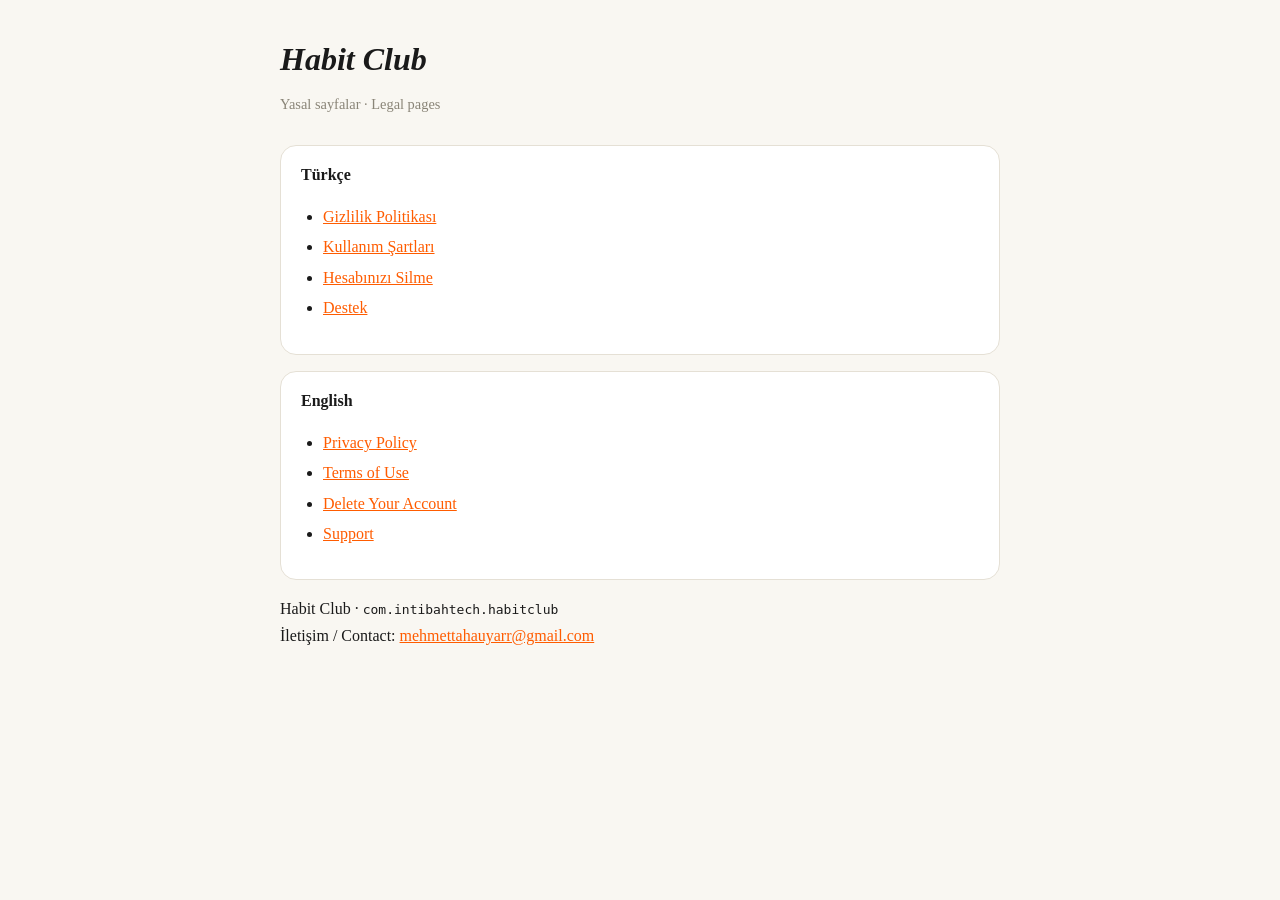
<file: index.html>
<!DOCTYPE html>
<html lang="tr">
<head>
<meta charset="utf-8">
<meta name="viewport" content="width=device-width, initial-scale=1">
<title>Habit Club — Yasal Sayfalar</title>
<link rel="stylesheet" href="./legal.css">
</head>
<body>
<main>
  <h1>Habit Club</h1>
  <p class="updated">Yasal sayfalar · Legal pages</p>

  <div class="card">
    <h3 style="margin-top:0">Türkçe</h3>
    <ul>
      <li><a href="./privacy.html">Gizlilik Politikası</a></li>
      <li><a href="./terms.html">Kullanım Şartları</a></li>
      <li><a href="./delete-account.html">Hesabınızı Silme</a></li>
      <li><a href="./support.html">Destek</a></li>
    </ul>
  </div>

  <div class="card">
    <h3 style="margin-top:0">English</h3>
    <ul>
      <li><a href="./privacy-en.html">Privacy Policy</a></li>
      <li><a href="./terms-en.html">Terms of Use</a></li>
      <li><a href="./delete-account-en.html">Delete Your Account</a></li>
      <li><a href="./support-en.html">Support</a></li>
    </ul>
  </div>

  <p>Habit Club · <code>com.intibahtech.habitclub</code><br>
  İletişim / Contact: <a href="mailto:mehmettahauyarr@gmail.com">mehmettahauyarr@gmail.com</a></p>
</main>
</body>
</html>
</file>
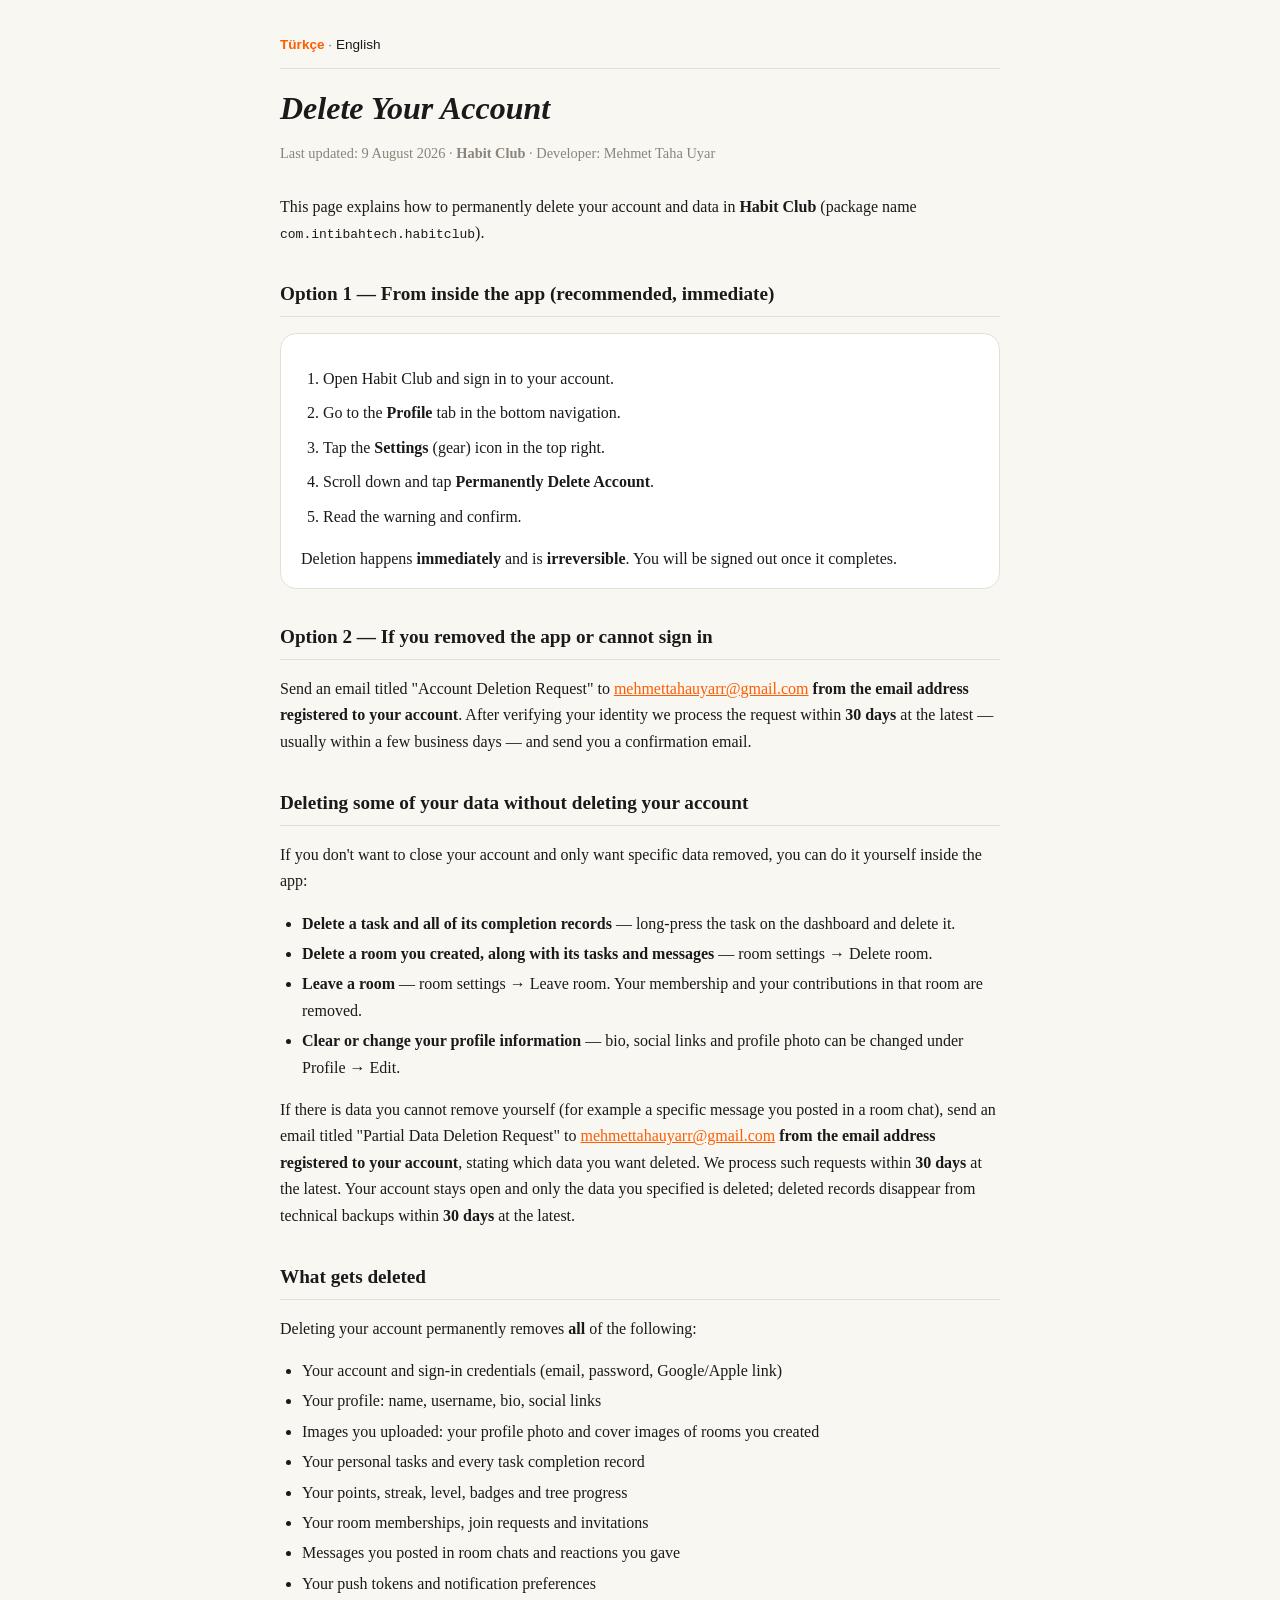
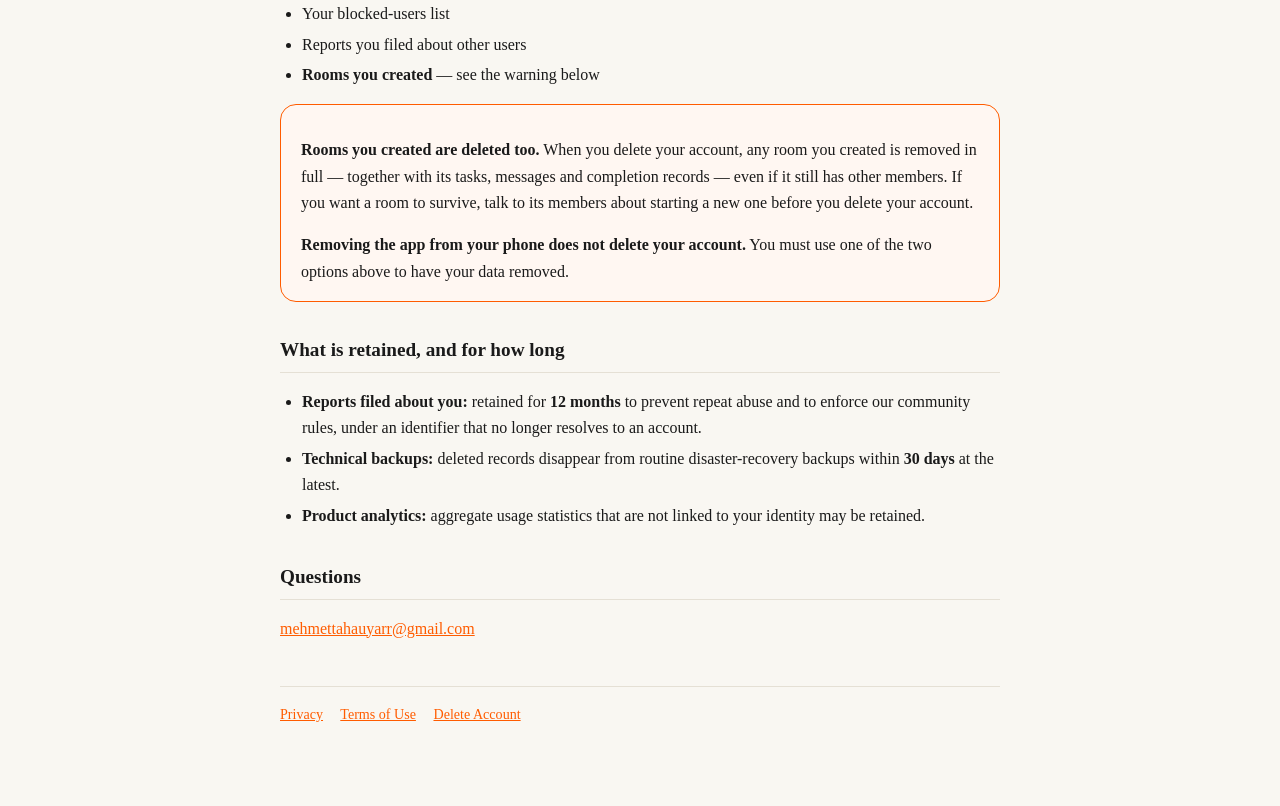
<file: delete-account-en.html>
<!DOCTYPE html>
<html lang="en">
<head>
<meta charset="utf-8">
<meta name="viewport" content="width=device-width, initial-scale=1">
<title>Delete Your Account — Habit Club</title>
<link rel="stylesheet" href="./legal.css">
</head>
<body>
<main>
  <p class="lang"><a href="./delete-account.html">Türkçe</a> · <span class="on">English</span></p>

  <h1>Delete Your Account</h1>
  <p class="updated">Last updated: 9 August 2026 · <strong>Habit Club</strong> · Developer: Mehmet Taha Uyar</p>

  <p>This page explains how to permanently delete your account and data in <strong>Habit Club</strong> (package name <code>com.intibahtech.habitclub</code>).</p>

  <h2>Option 1 — From inside the app (recommended, immediate)</h2>
  <div class="card">
    <ol class="steps">
      <li>Open Habit Club and sign in to your account.</li>
      <li>Go to the <strong>Profile</strong> tab in the bottom navigation.</li>
      <li>Tap the <strong>Settings</strong> (gear) icon in the top right.</li>
      <li>Scroll down and tap <strong>Permanently Delete Account</strong>.</li>
      <li>Read the warning and confirm.</li>
    </ol>
    <p style="margin-bottom:0">Deletion happens <strong>immediately</strong> and is <strong>irreversible</strong>. You will be signed out once it completes.</p>
  </div>

  <h2>Option 2 — If you removed the app or cannot sign in</h2>
  <p>Send an email titled "Account Deletion Request" to <a href="mailto:mehmettahauyarr@gmail.com?subject=Account%20Deletion%20Request%20-%20Habit%20Club">mehmettahauyarr@gmail.com</a> <strong>from the email address registered to your account</strong>. After verifying your identity we process the request within <strong>30 days</strong> at the latest — usually within a few business days — and send you a confirmation email.</p>

  <h2>Deleting some of your data without deleting your account</h2>
  <p>If you don't want to close your account and only want specific data removed, you can do it yourself inside the app:</p>
  <ul>
    <li><strong>Delete a task and all of its completion records</strong> — long-press the task on the dashboard and delete it.</li>
    <li><strong>Delete a room you created, along with its tasks and messages</strong> — room settings → Delete room.</li>
    <li><strong>Leave a room</strong> — room settings → Leave room. Your membership and your contributions in that room are removed.</li>
    <li><strong>Clear or change your profile information</strong> — bio, social links and profile photo can be changed under Profile → Edit.</li>
  </ul>
  <p>If there is data you cannot remove yourself (for example a specific message you posted in a room chat), send an email titled "Partial Data Deletion Request" to <a href="mailto:mehmettahauyarr@gmail.com?subject=Partial%20Data%20Deletion%20Request%20-%20Habit%20Club">mehmettahauyarr@gmail.com</a> <strong>from the email address registered to your account</strong>, stating which data you want deleted. We process such requests within <strong>30 days</strong> at the latest. Your account stays open and only the data you specified is deleted; deleted records disappear from technical backups within <strong>30 days</strong> at the latest.</p>

  <h2>What gets deleted</h2>
  <p>Deleting your account permanently removes <strong>all</strong> of the following:</p>
  <ul>
    <li>Your account and sign-in credentials (email, password, Google/Apple link)</li>
    <li>Your profile: name, username, bio, social links</li>
    <li>Images you uploaded: your profile photo and cover images of rooms you created</li>
    <li>Your personal tasks and every task completion record</li>
    <li>Your points, streak, level, badges and tree progress</li>
    <li>Your room memberships, join requests and invitations</li>
    <li>Messages you posted in room chats and reactions you gave</li>
    <li>Your push tokens and notification preferences</li>
    <li>Your blocked-users list</li>
    <li>Reports you filed about other users</li>
    <li><strong>Rooms you created</strong> — see the warning below</li>
  </ul>

  <div class="card warn">
    <p><strong>Rooms you created are deleted too.</strong> When you delete your account, any room you created is removed in full — together with its tasks, messages and completion records — even if it still has other members. If you want a room to survive, talk to its members about starting a new one before you delete your account.</p>
    <p style="margin-bottom:0"><strong>Removing the app from your phone does not delete your account.</strong> You must use one of the two options above to have your data removed.</p>
  </div>

  <h2>What is retained, and for how long</h2>
  <ul>
    <li><strong>Reports filed about you:</strong> retained for <strong>12 months</strong> to prevent repeat abuse and to enforce our community rules, under an identifier that no longer resolves to an account.</li>
    <li><strong>Technical backups:</strong> deleted records disappear from routine disaster-recovery backups within <strong>30 days</strong> at the latest.</li>
    <li><strong>Product analytics:</strong> aggregate usage statistics that are not linked to your identity may be retained.</li>
  </ul>

  <h2>Questions</h2>
  <p><a href="mailto:mehmettahauyarr@gmail.com">mehmettahauyarr@gmail.com</a></p>

  <footer>
    <a href="./privacy-en.html">Privacy</a>
    <a href="./terms-en.html">Terms of Use</a>
    <a href="./delete-account-en.html">Delete Account</a>
  </footer>
</main>
</body>
</html>
</file>
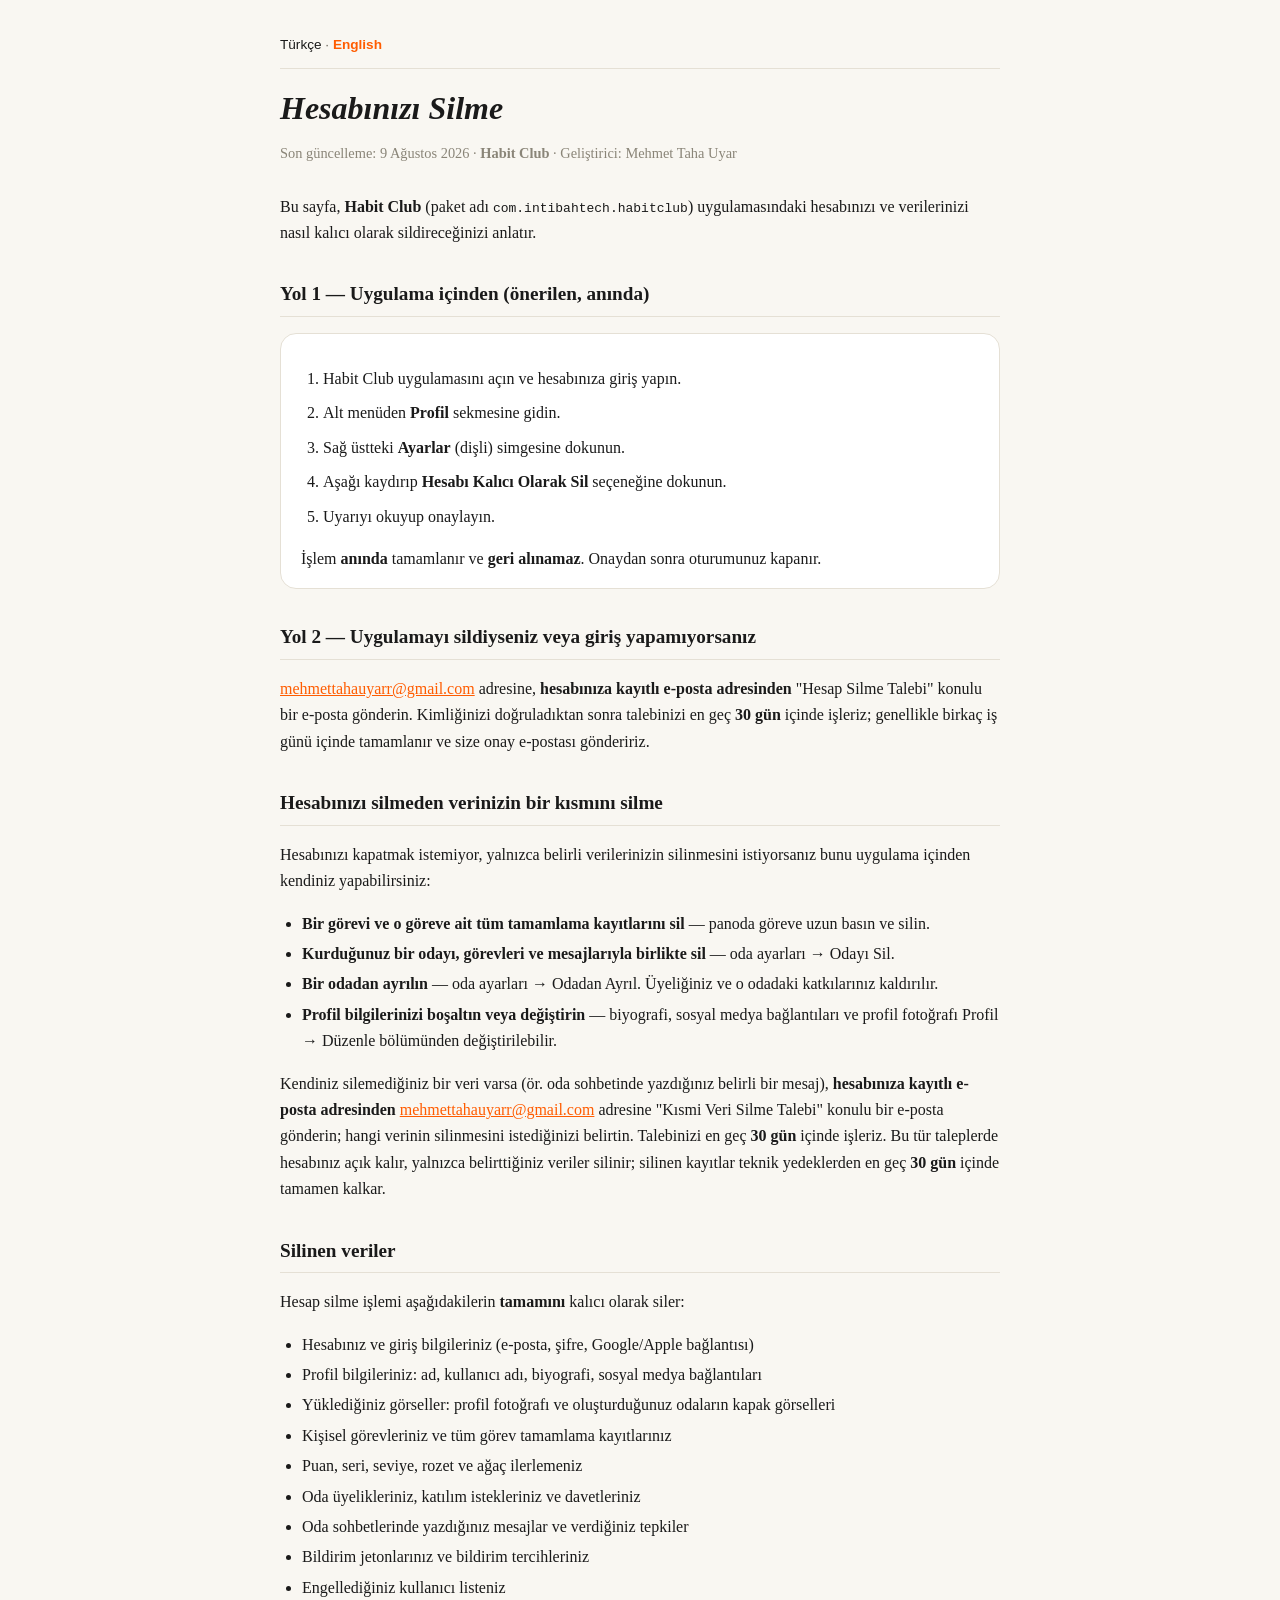
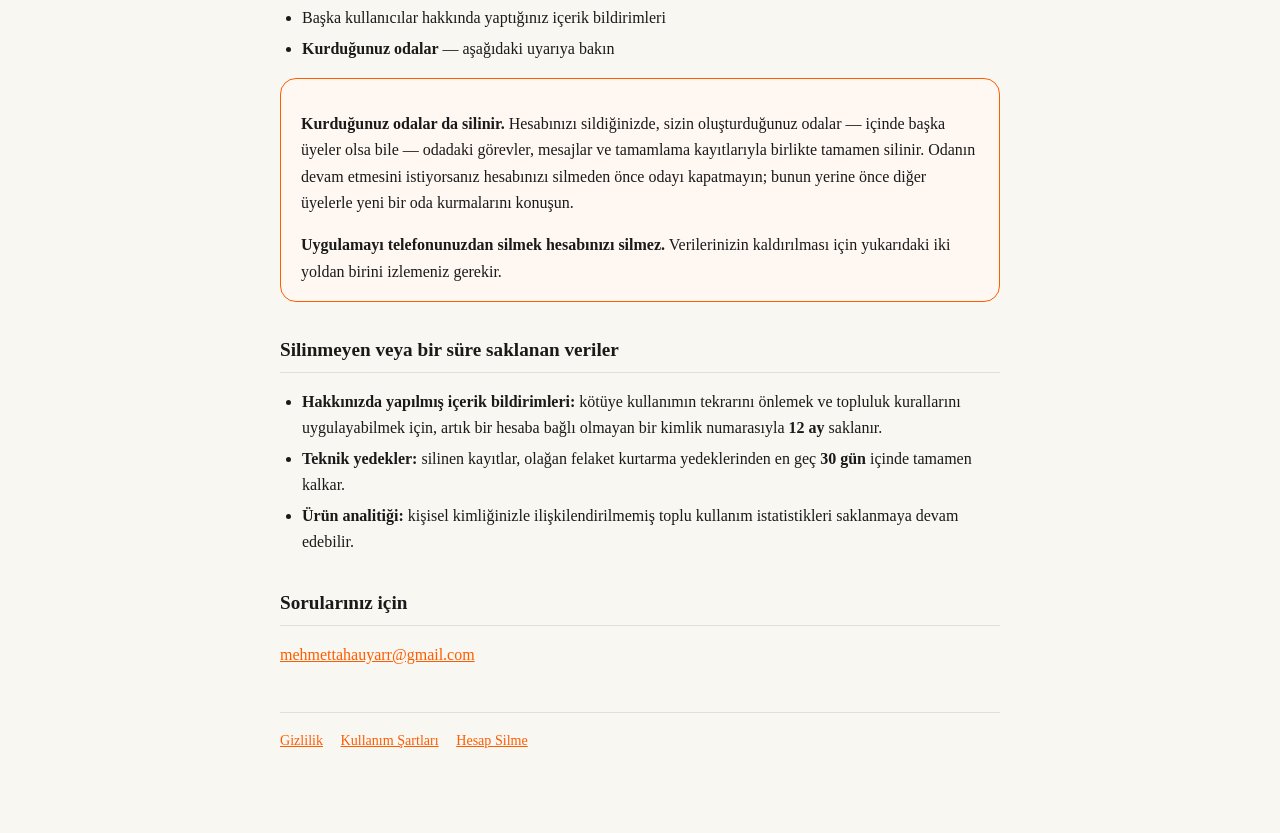
<file: delete-account.html>
<!DOCTYPE html>
<html lang="tr">
<head>
<meta charset="utf-8">
<meta name="viewport" content="width=device-width, initial-scale=1">
<title>Hesap Silme — Habit Club</title>
<link rel="stylesheet" href="./legal.css">
</head>
<body>
<main>
  <p class="lang"><span class="on">Türkçe</span> · <a href="./delete-account-en.html">English</a></p>

  <h1>Hesabınızı Silme</h1>
  <p class="updated">Son güncelleme: 9 Ağustos 2026 · <strong>Habit Club</strong> · Geliştirici: Mehmet Taha Uyar</p>

  <p>Bu sayfa, <strong>Habit Club</strong> (paket adı <code>com.intibahtech.habitclub</code>) uygulamasındaki hesabınızı ve verilerinizi nasıl kalıcı olarak sildireceğinizi anlatır.</p>

  <h2>Yol 1 — Uygulama içinden (önerilen, anında)</h2>
  <div class="card">
    <ol class="steps">
      <li>Habit Club uygulamasını açın ve hesabınıza giriş yapın.</li>
      <li>Alt menüden <strong>Profil</strong> sekmesine gidin.</li>
      <li>Sağ üstteki <strong>Ayarlar</strong> (dişli) simgesine dokunun.</li>
      <li>Aşağı kaydırıp <strong>Hesabı Kalıcı Olarak Sil</strong> seçeneğine dokunun.</li>
      <li>Uyarıyı okuyup onaylayın.</li>
    </ol>
    <p style="margin-bottom:0">İşlem <strong>anında</strong> tamamlanır ve <strong>geri alınamaz</strong>. Onaydan sonra oturumunuz kapanır.</p>
  </div>

  <h2>Yol 2 — Uygulamayı sildiyseniz veya giriş yapamıyorsanız</h2>
  <p><a href="mailto:mehmettahauyarr@gmail.com?subject=Hesap%20Silme%20Talebi%20-%20Habit%20Club">mehmettahauyarr@gmail.com</a> adresine, <strong>hesabınıza kayıtlı e-posta adresinden</strong> "Hesap Silme Talebi" konulu bir e-posta gönderin. Kimliğinizi doğruladıktan sonra talebinizi en geç <strong>30 gün</strong> içinde işleriz; genellikle birkaç iş günü içinde tamamlanır ve size onay e-postası göndeririz.</p>

  <h2>Hesabınızı silmeden verinizin bir kısmını silme</h2>
  <p>Hesabınızı kapatmak istemiyor, yalnızca belirli verilerinizin silinmesini istiyorsanız bunu uygulama içinden kendiniz yapabilirsiniz:</p>
  <ul>
    <li><strong>Bir görevi ve o göreve ait tüm tamamlama kayıtlarını sil</strong> — panoda göreve uzun basın ve silin.</li>
    <li><strong>Kurduğunuz bir odayı, görevleri ve mesajlarıyla birlikte sil</strong> — oda ayarları → Odayı Sil.</li>
    <li><strong>Bir odadan ayrılın</strong> — oda ayarları → Odadan Ayrıl. Üyeliğiniz ve o odadaki katkılarınız kaldırılır.</li>
    <li><strong>Profil bilgilerinizi boşaltın veya değiştirin</strong> — biyografi, sosyal medya bağlantıları ve profil fotoğrafı Profil → Düzenle bölümünden değiştirilebilir.</li>
  </ul>
  <p>Kendiniz silemediğiniz bir veri varsa (ör. oda sohbetinde yazdığınız belirli bir mesaj), <strong>hesabınıza kayıtlı e-posta adresinden</strong> <a href="mailto:mehmettahauyarr@gmail.com?subject=Kismi%20Veri%20Silme%20Talebi%20-%20Habit%20Club">mehmettahauyarr@gmail.com</a> adresine "Kısmi Veri Silme Talebi" konulu bir e-posta gönderin; hangi verinin silinmesini istediğinizi belirtin. Talebinizi en geç <strong>30 gün</strong> içinde işleriz. Bu tür taleplerde hesabınız açık kalır, yalnızca belirttiğiniz veriler silinir; silinen kayıtlar teknik yedeklerden en geç <strong>30 gün</strong> içinde tamamen kalkar.</p>

  <h2>Silinen veriler</h2>
  <p>Hesap silme işlemi aşağıdakilerin <strong>tamamını</strong> kalıcı olarak siler:</p>
  <ul>
    <li>Hesabınız ve giriş bilgileriniz (e-posta, şifre, Google/Apple bağlantısı)</li>
    <li>Profil bilgileriniz: ad, kullanıcı adı, biyografi, sosyal medya bağlantıları</li>
    <li>Yüklediğiniz görseller: profil fotoğrafı ve oluşturduğunuz odaların kapak görselleri</li>
    <li>Kişisel görevleriniz ve tüm görev tamamlama kayıtlarınız</li>
    <li>Puan, seri, seviye, rozet ve ağaç ilerlemeniz</li>
    <li>Oda üyelikleriniz, katılım istekleriniz ve davetleriniz</li>
    <li>Oda sohbetlerinde yazdığınız mesajlar ve verdiğiniz tepkiler</li>
    <li>Bildirim jetonlarınız ve bildirim tercihleriniz</li>
    <li>Engellediğiniz kullanıcı listeniz</li>
    <li>Başka kullanıcılar hakkında yaptığınız içerik bildirimleri</li>
    <li><strong>Kurduğunuz odalar</strong> — aşağıdaki uyarıya bakın</li>
  </ul>

  <div class="card warn">
    <p><strong>Kurduğunuz odalar da silinir.</strong> Hesabınızı sildiğinizde, sizin oluşturduğunuz odalar — içinde başka üyeler olsa bile — odadaki görevler, mesajlar ve tamamlama kayıtlarıyla birlikte tamamen silinir. Odanın devam etmesini istiyorsanız hesabınızı silmeden önce odayı kapatmayın; bunun yerine önce diğer üyelerle yeni bir oda kurmalarını konuşun.</p>
    <p style="margin-bottom:0"><strong>Uygulamayı telefonunuzdan silmek hesabınızı silmez.</strong> Verilerinizin kaldırılması için yukarıdaki iki yoldan birini izlemeniz gerekir.</p>
  </div>

  <h2>Silinmeyen veya bir süre saklanan veriler</h2>
  <ul>
    <li><strong>Hakkınızda yapılmış içerik bildirimleri:</strong> kötüye kullanımın tekrarını önlemek ve topluluk kurallarını uygulayabilmek için, artık bir hesaba bağlı olmayan bir kimlik numarasıyla <strong>12 ay</strong> saklanır.</li>
    <li><strong>Teknik yedekler:</strong> silinen kayıtlar, olağan felaket kurtarma yedeklerinden en geç <strong>30 gün</strong> içinde tamamen kalkar.</li>
    <li><strong>Ürün analitiği:</strong> kişisel kimliğinizle ilişkilendirilmemiş toplu kullanım istatistikleri saklanmaya devam edebilir.</li>
  </ul>

  <h2>Sorularınız için</h2>
  <p><a href="mailto:mehmettahauyarr@gmail.com">mehmettahauyarr@gmail.com</a></p>

  <footer>
    <a href="./privacy.html">Gizlilik</a>
    <a href="./terms.html">Kullanım Şartları</a>
    <a href="./delete-account.html">Hesap Silme</a>
  </footer>
</main>
</body>
</html>
</file>
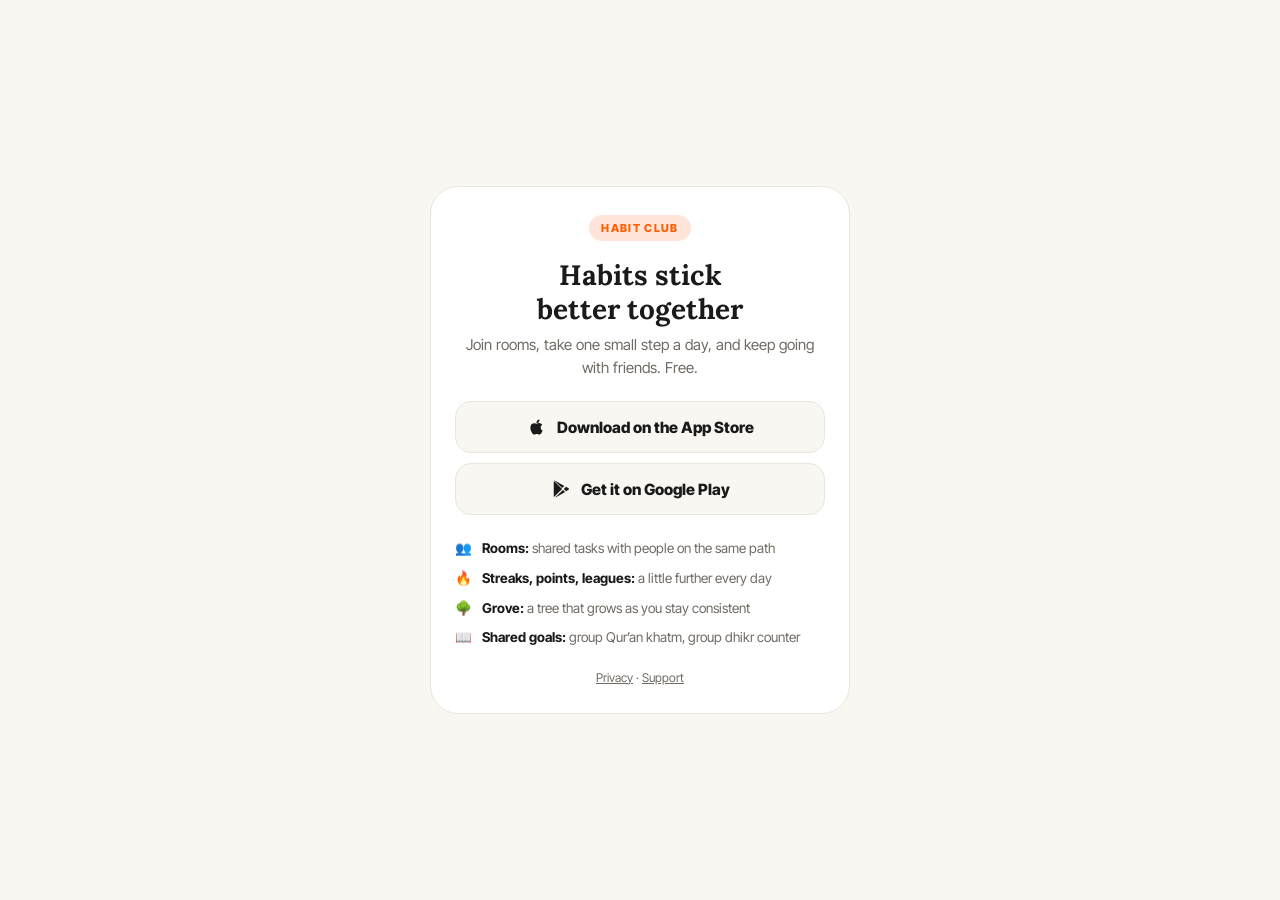
<file: indir.html>
<!doctype html>
<html lang="tr">
<head>
<meta charset="utf-8">
<meta name="viewport" content="width=device-width, initial-scale=1">
<title>Habit Club · İndir</title>
<meta name="description" content="Alışkanlıklarını odalarda birlikte sürdür. Habit Club'ı App Store veya Google Play'den ücretsiz indir.">
<meta property="og:title" content="Habit Club'ı indir 🌱">
<meta property="og:description" content="Alışkanlık, birlikte kalıcı olur. Ücretsiz indir — iPhone ve Android.">
<meta property="og:image" content="https://joinhabitclub.com/og-invite.png">
<meta property="og:type" content="website">
<meta name="twitter:card" content="summary_large_image">
<link rel="stylesheet" href="https://fonts.googleapis.com/css2?family=Lora:ital,wght@0,700;1,400&family=Inter+Tight:wght@500;700;800&display=swap">
<style>
  :root { --bg:#F9F7F2; --card:#FFFFFF; --ink:#1A1A1A; --muted:#6F6A63; --line:#EBE6DC; --accent:#FF5C00; --soft:#FFE5D9; }
  @media (prefers-color-scheme: dark) { :root { --bg:#0F0F12; --card:#1A1A1E; --ink:#F2F1EC; --muted:#A19C95; --line:#2C2C33; --accent:#FF6A1F; --soft:#2C1B10; } }
  * { box-sizing: border-box }
  body { margin:0; background:var(--bg); color:var(--ink); font-family:'Inter Tight',system-ui,sans-serif; min-height:100vh; display:flex; align-items:center; justify-content:center; padding:24px 16px }
  .card { width:100%; max-width:420px; background:var(--card); border:1px solid var(--line); border-radius:28px; padding:28px 24px; text-align:center }
  .badge { display:inline-block; font-size:11px; font-weight:800; letter-spacing:.12em; color:var(--accent); background:var(--soft); padding:6px 12px; border-radius:999px }
  h1 { font-family:'Lora',Georgia,serif; font-size:28px; line-height:1.2; margin:18px 0 8px; text-wrap:balance }
  p { color:var(--muted); font-size:15px; line-height:1.5; margin:0 0 22px }
  .btn { display:flex; align-items:center; justify-content:center; gap:10px; text-decoration:none; font-weight:800; font-size:15.5px; border-radius:16px; padding:15px; margin-top:10px; background:var(--bg); color:var(--ink); border:1px solid var(--line) }
  .btn svg { width:20px; height:20px; flex:none }
  .btn.primary { background:var(--accent); color:#fff; border-color:var(--accent) }
  .feats { text-align:left; list-style:none; padding:0; margin:24px 0 0; display:grid; gap:10px; font-size:13.5px; line-height:1.45; color:var(--muted) }
  .feats li { display:flex; gap:10px }
  .feats b { color:var(--ink) }
  .foot { margin-top:22px; font-size:12px; color:var(--muted) }
  .foot a { color:var(--muted) }
</style>
</head>
<body>
  <main class="card">
    <span class="badge">HABIT CLUB</span>
    <h1 data-i18n="title">Alışkanlık, birlikte kalıcı olur</h1>
    <p data-i18n="sub">Odalara katıl, her gün küçük bir adım at, arkadaşlarınla birlikte devam et. Ücretsiz.</p>

    <a class="btn" id="ios" href="https://apps.apple.com/app/id6787689754">
      <svg viewBox="0 0 24 24" fill="currentColor" aria-hidden="true"><path d="M16.37 12.62c-.02-2.3 1.88-3.4 1.96-3.46-1.07-1.56-2.73-1.77-3.32-1.8-1.41-.14-2.76.83-3.47.83-.72 0-1.82-.81-3-.79-1.54.02-2.96.9-3.75 2.27-1.6 2.78-.41 6.89 1.15 9.14.76 1.1 1.67 2.34 2.86 2.3 1.15-.05 1.58-.74 2.97-.74 1.38 0 1.77.74 2.98.72 1.23-.02 2.01-1.12 2.76-2.23.87-1.28 1.23-2.52 1.25-2.58-.03-.01-2.37-.91-2.39-3.66zM14.1 5.86c.63-.77 1.06-1.83.94-2.89-.91.04-2.02.61-2.67 1.37-.58.67-1.1 1.76-.96 2.8 1.02.08 2.06-.52 2.69-1.28z"/></svg>
      <span data-i18n="ios">App Store'dan indir</span>
    </a>
    <a class="btn" id="android" href="https://play.google.com/store/apps/details?id=com.intibahtech.habitclub">
      <svg viewBox="0 0 24 24" fill="currentColor" aria-hidden="true"><path d="M3.6 2.3c-.2.2-.3.6-.3 1v17.4c0 .4.1.8.3 1l9.7-9.7L3.6 2.3zm10.8 10.8 2.6 2.6-11 6.3c-.4.2-.7.2-1 .1l9.4-9zm3.7-3.7 2.9 1.7c.8.5.8 1.3 0 1.8l-2.9 1.7-2.8-2.6 2.8-2.6zM4 1.9c.3-.1.6 0 1 .1l11 6.3-2.6 2.6L4 1.9z"/></svg>
      <span data-i18n="android">Google Play'den indir</span>
    </a>

    <ul class="feats">
      <li><span>👥</span><span data-i18n="f1"><b>Odalar:</b> aynı hedefe koşanlarla ortak görevler</span></li>
      <li><span>🔥</span><span data-i18n="f2"><b>Seri, puan, lig:</b> her gün biraz daha ileri</span></li>
      <li><span>🌳</span><span data-i18n="f3"><b>Koru:</b> düzenli oldukça büyüyen ağacın</span></li>
      <li><span>📖</span><span data-i18n="f4"><b>Ortak hedefler:</b> grup hatmi, toplu zikir</span></li>
    </ul>
    <div class="foot"><a href="privacy.html" data-i18n="privacy">Gizlilik</a> · <a href="support.html" data-i18n="support">Destek</a></div>
  </main>
<script>
  (function () {
    var ua = navigator.userAgent || '';
    var isIOS = /iPhone|iPad|iPod/i.test(ua) || (navigator.platform === 'MacIntel' && navigator.maxTouchPoints > 1);
    var isAndroid = /Android/i.test(ua);
    // Telefonun mağazası üstte ve vurgulu; diğeri yine seçilebilir
    var ios = document.getElementById('ios'), and = document.getElementById('android');
    if (isAndroid) { and.classList.add('primary'); and.parentNode.insertBefore(and, ios); }
    else if (isIOS) { ios.classList.add('primary'); }

    var en = !/^tr\b/i.test(navigator.language || 'tr');
    if (en) {
      var t = {
        title: 'Habits stick better together',
        sub: 'Join rooms, take one small step a day, and keep going with friends. Free.',
        ios: 'Download on the App Store', android: 'Get it on Google Play',
        f1: '<b>Rooms:</b> shared tasks with people on the same path',
        f2: '<b>Streaks, points, leagues:</b> a little further every day',
        f3: '<b>Grove:</b> a tree that grows as you stay consistent',
        f4: '<b>Shared goals:</b> group Qur’an khatm, group dhikr counter',
        privacy: 'Privacy', support: 'Support'
      };
      document.documentElement.lang = 'en';
      document.title = 'Habit Club · Download';
      document.querySelectorAll('[data-i18n]').forEach(function (el) {
        var k = el.getAttribute('data-i18n'); if (t[k]) el.innerHTML = t[k];
      });
      document.querySelector('a[href="privacy.html"]').href = 'privacy-en.html';
      document.querySelector('a[href="support.html"]').href = 'support-en.html';
    }
  })();
</script>
</body>
</html>
</file>
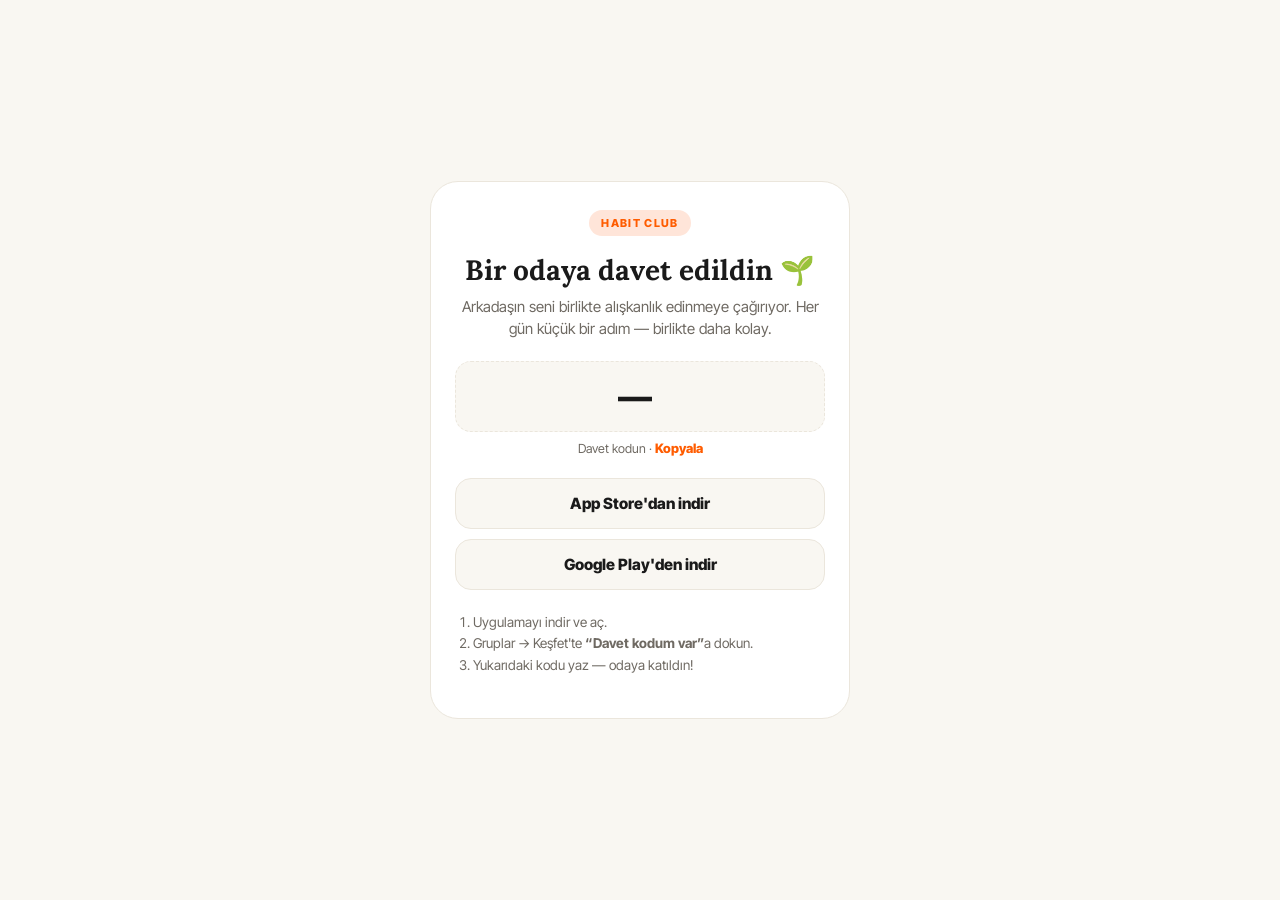
<file: join.html>
<!doctype html>
<html lang="tr">
<head>
<meta charset="utf-8">
<meta name="viewport" content="width=device-width, initial-scale=1">
<title>Habit Club · Odaya davet</title>
<meta property="og:title" content="Habit Club'da odaya davet edildin 🌱">
<meta property="og:description" content="Birlikte alışkanlık edinelim — her gün küçük bir adım, birlikte daha kolay. Dokun ve katıl.">
<meta property="og:image" content="https://joinhabitclub.com/og-invite.png">
<meta property="og:type" content="website">
<meta name="twitter:card" content="summary_large_image">
<link rel="stylesheet" href="https://fonts.googleapis.com/css2?family=Lora:ital,wght@0,700;1,400&family=Inter+Tight:wght@500;700;800&display=swap">
<style>
  :root { --bg:#F9F7F2; --card:#FFFFFF; --ink:#1A1A1A; --muted:#6F6A63; --line:#EBE6DC; --accent:#FF5C00; --soft:#FFE5D9; }
  @media (prefers-color-scheme: dark) { :root { --bg:#0F0F12; --card:#1A1A1E; --ink:#F2F1EC; --muted:#A19C95; --line:#2C2C33; --accent:#FF6A1F; --soft:#2C1B10; } }
  * { box-sizing: border-box }
  body { margin:0; background:var(--bg); color:var(--ink); font-family:'Inter Tight',system-ui,sans-serif; min-height:100vh; display:flex; align-items:center; justify-content:center; padding:24px 16px }
  .card { width:100%; max-width:420px; background:var(--card); border:1px solid var(--line); border-radius:28px; padding:28px 24px; text-align:center }
  .badge { display:inline-block; font-size:11px; font-weight:800; letter-spacing:.12em; color:var(--accent); background:var(--soft); padding:6px 12px; border-radius:999px }
  h1 { font-family:'Lora',Georgia,serif; font-size:28px; line-height:1.2; margin:18px 0 8px }
  p { color:var(--muted); font-size:15px; line-height:1.5; margin:0 0 20px }
  .code { font-size:34px; font-weight:800; letter-spacing:.3em; padding:14px; border-radius:16px; background:var(--bg); border:1px dashed var(--line); margin-bottom:8px }
  .hint { font-size:12.5px; color:var(--muted); margin-bottom:22px }
  .btn { display:block; text-decoration:none; font-weight:800; font-size:15.5px; border-radius:16px; padding:15px; margin-top:10px }
  .primary { background:var(--accent); color:#fff }
  .ghost { background:var(--bg); color:var(--ink); border:1px solid var(--line) }
  .steps { text-align:left; font-size:13.5px; color:var(--muted); line-height:1.6; margin-top:22px; padding-left:18px }
  button.copy { all:unset; cursor:pointer; color:var(--accent); font-weight:800; font-size:13px }
</style>
</head>
<body>
  <main class="card">
    <span class="badge">HABIT CLUB</span>
    <h1 id="title">Bir odaya davet edildin 🌱</h1>
    <p>Arkadaşın seni birlikte alışkanlık edinmeye çağırıyor. Her gün küçük bir adım — birlikte daha kolay.</p>
    <div class="code" id="code">······</div>
    <div class="hint">Davet kodun · <button class="copy" id="copy" type="button">Kopyala</button></div>
    <a class="btn primary" id="open" href="#">Uygulamada aç</a>
    <a class="btn ghost" href="https://apps.apple.com/app/id6787689754">App Store'dan indir</a>
    <a class="btn ghost" href="https://play.google.com/store/apps/details?id=com.intibahtech.habitclub">Google Play'den indir</a>
    <ol class="steps" id="steps">
      <li>Uygulamayı indir ve aç.</li>
      <li>Gruplar → Keşfet'te <b>“Davet kodum var”</b>a dokun.</li>
      <li>Yukarıdaki kodu yaz — odaya katıldın!</li>
    </ol>
  </main>
<script>
  (function () {
    var q = new URLSearchParams(location.search);
    var code = (q.get('c') || '').toUpperCase().replace(/[^A-Z0-9]/g, '').slice(0, 6);
    // ?r=KULLANICIADI: arkadaş daveti (oda değil) → habitgroup://invite/AD, ödül uygulamada otomatik
    var ref = (q.get('r') || '').replace(/^@/, '').replace(/[^a-zA-Z0-9_.]/g, '').slice(0, 30);
    var el = document.getElementById('code');
    var open = document.getElementById('open');
    if (!code && ref) {
      document.getElementById('title').textContent = 'Habit Club\'a davet edildin 🌱';
      el.textContent = '@' + ref;
      el.style.letterSpacing = '.04em';
      document.getElementById('steps').innerHTML =
        '<li>Uygulamayı indir ve kaydol.</li>' +
        '<li>Profil → Arkadaşını davet et → <b>“Arkadaşının davet kodu mu var?”</b>a dokun.</li>' +
        '<li>Yukarıdaki kodu yaz — ikiniz de puan kazanırsınız.</li>';
      code = '@' + ref;
      var deepRef = 'habitgroup://invite/' + encodeURIComponent(ref);
      open.href = deepRef;
      setTimeout(function () { location.href = deepRef; }, 300);
    } else if (code) {
      el.textContent = code;
      var deep = 'habitgroup://join/' + code;
      open.href = deep;
      // Uygulama yüklüyse doğrudan açmayı dene
      setTimeout(function () { location.href = deep; }, 300);
    } else {
      el.textContent = '—';
      open.style.display = 'none';
    }
    document.getElementById('copy').addEventListener('click', function () {
      if (!code) return;
      if (navigator.clipboard) navigator.clipboard.writeText(code).then(function () {
        document.getElementById('copy').textContent = 'Kopyalandı ✓';
      }).catch(function () {});
    });
  })();
</script>
</body>
</html>
</file>
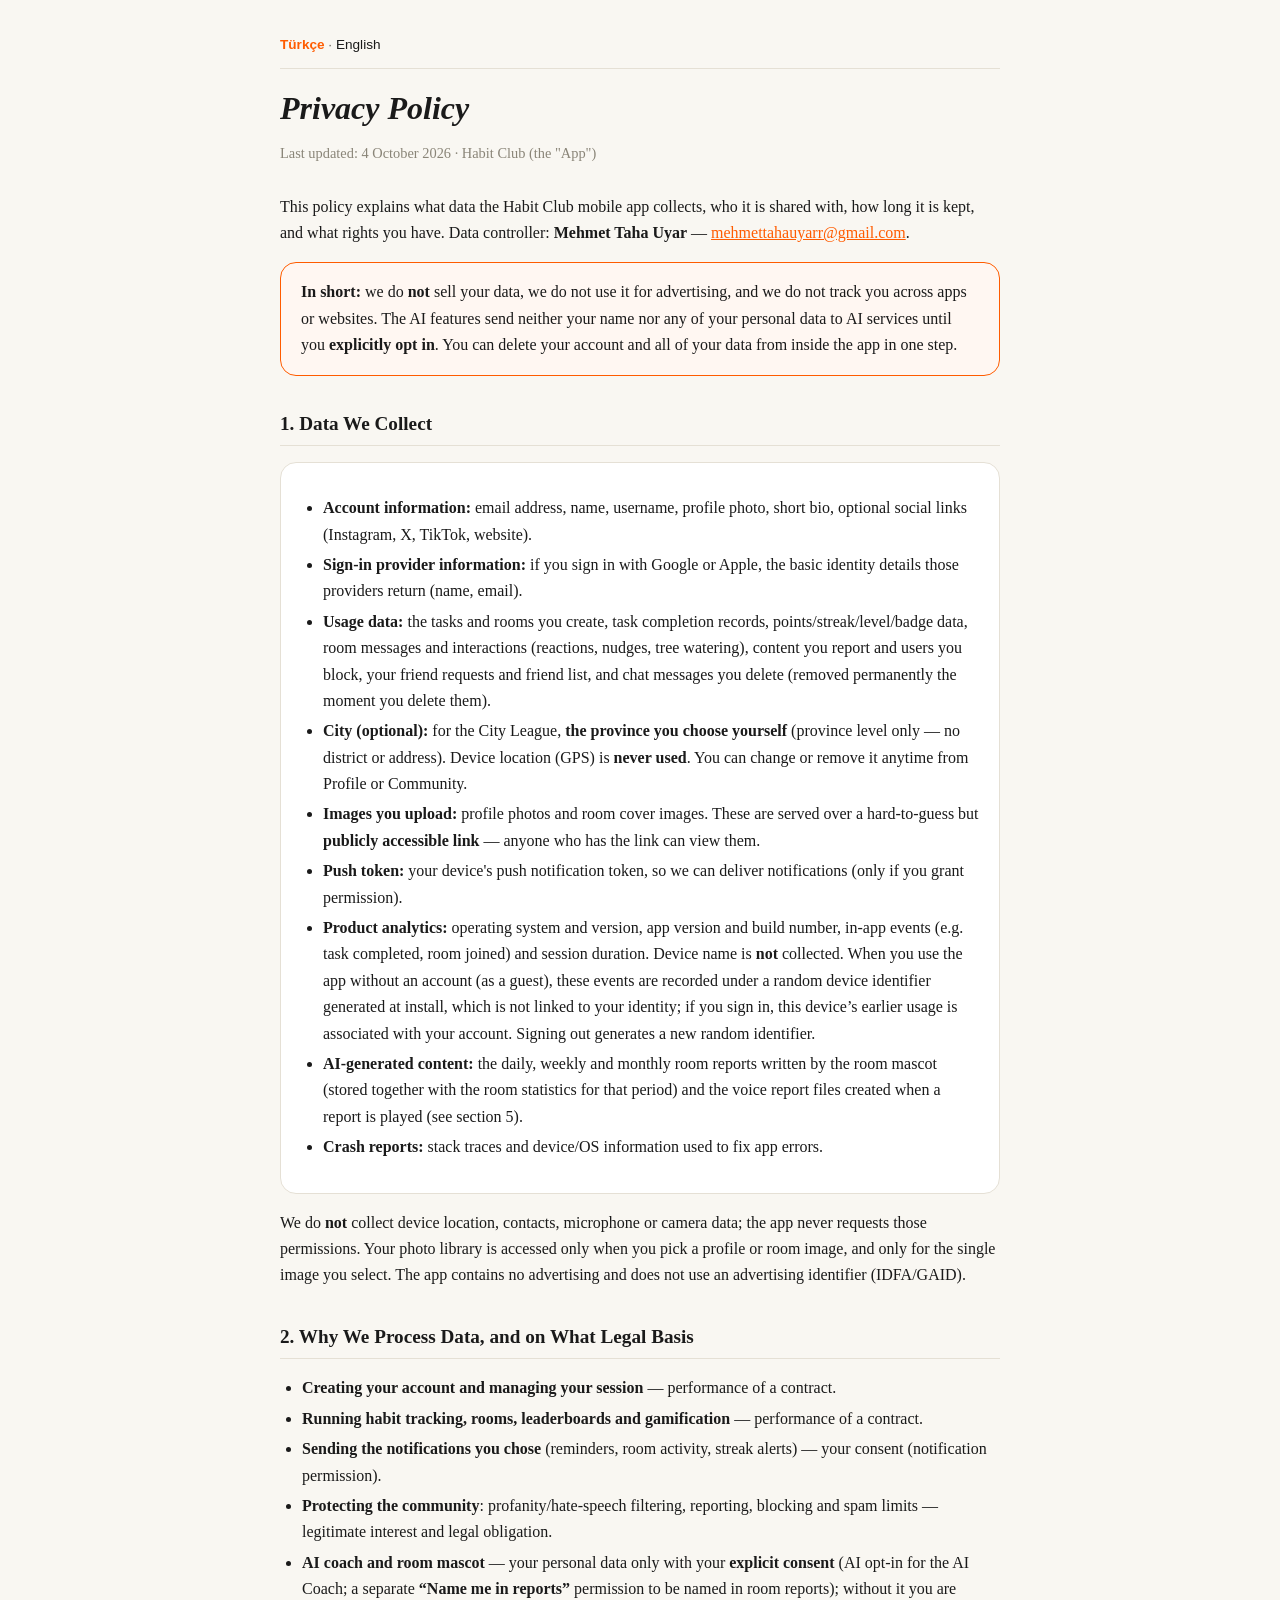
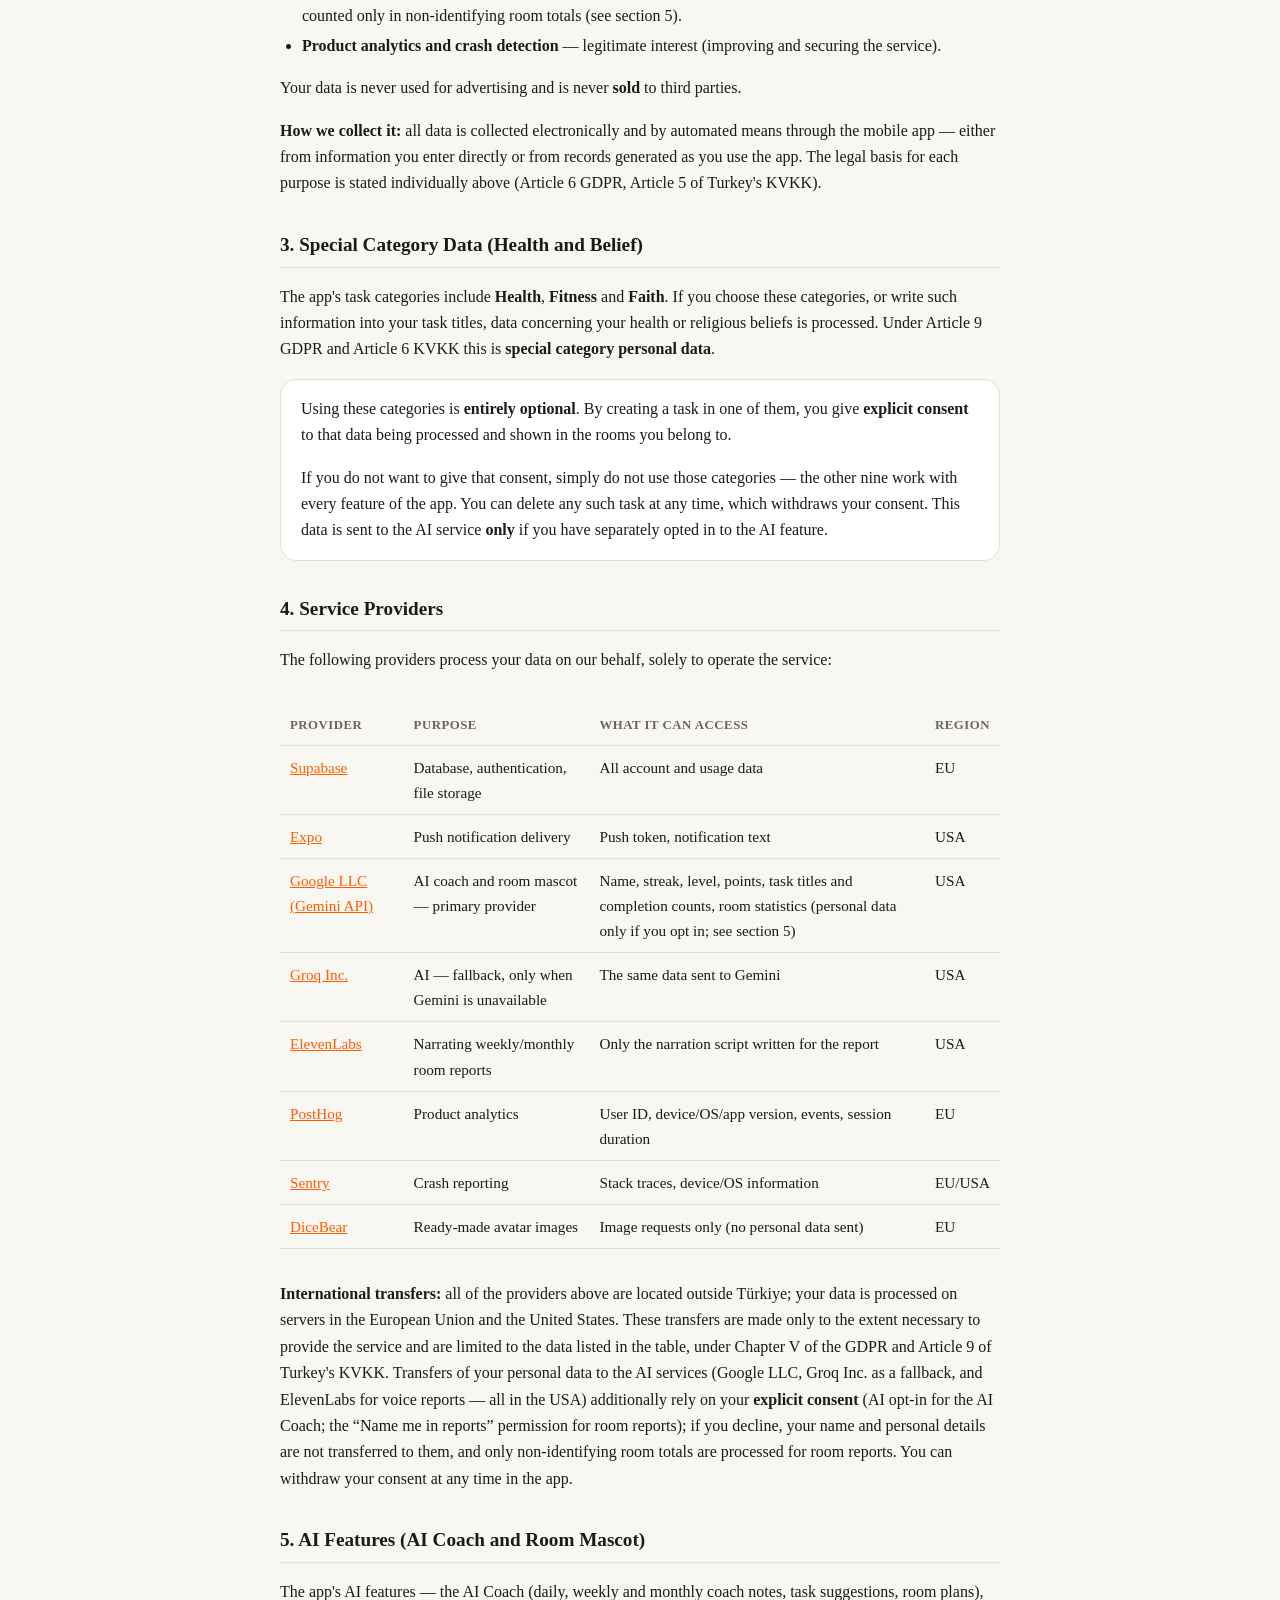
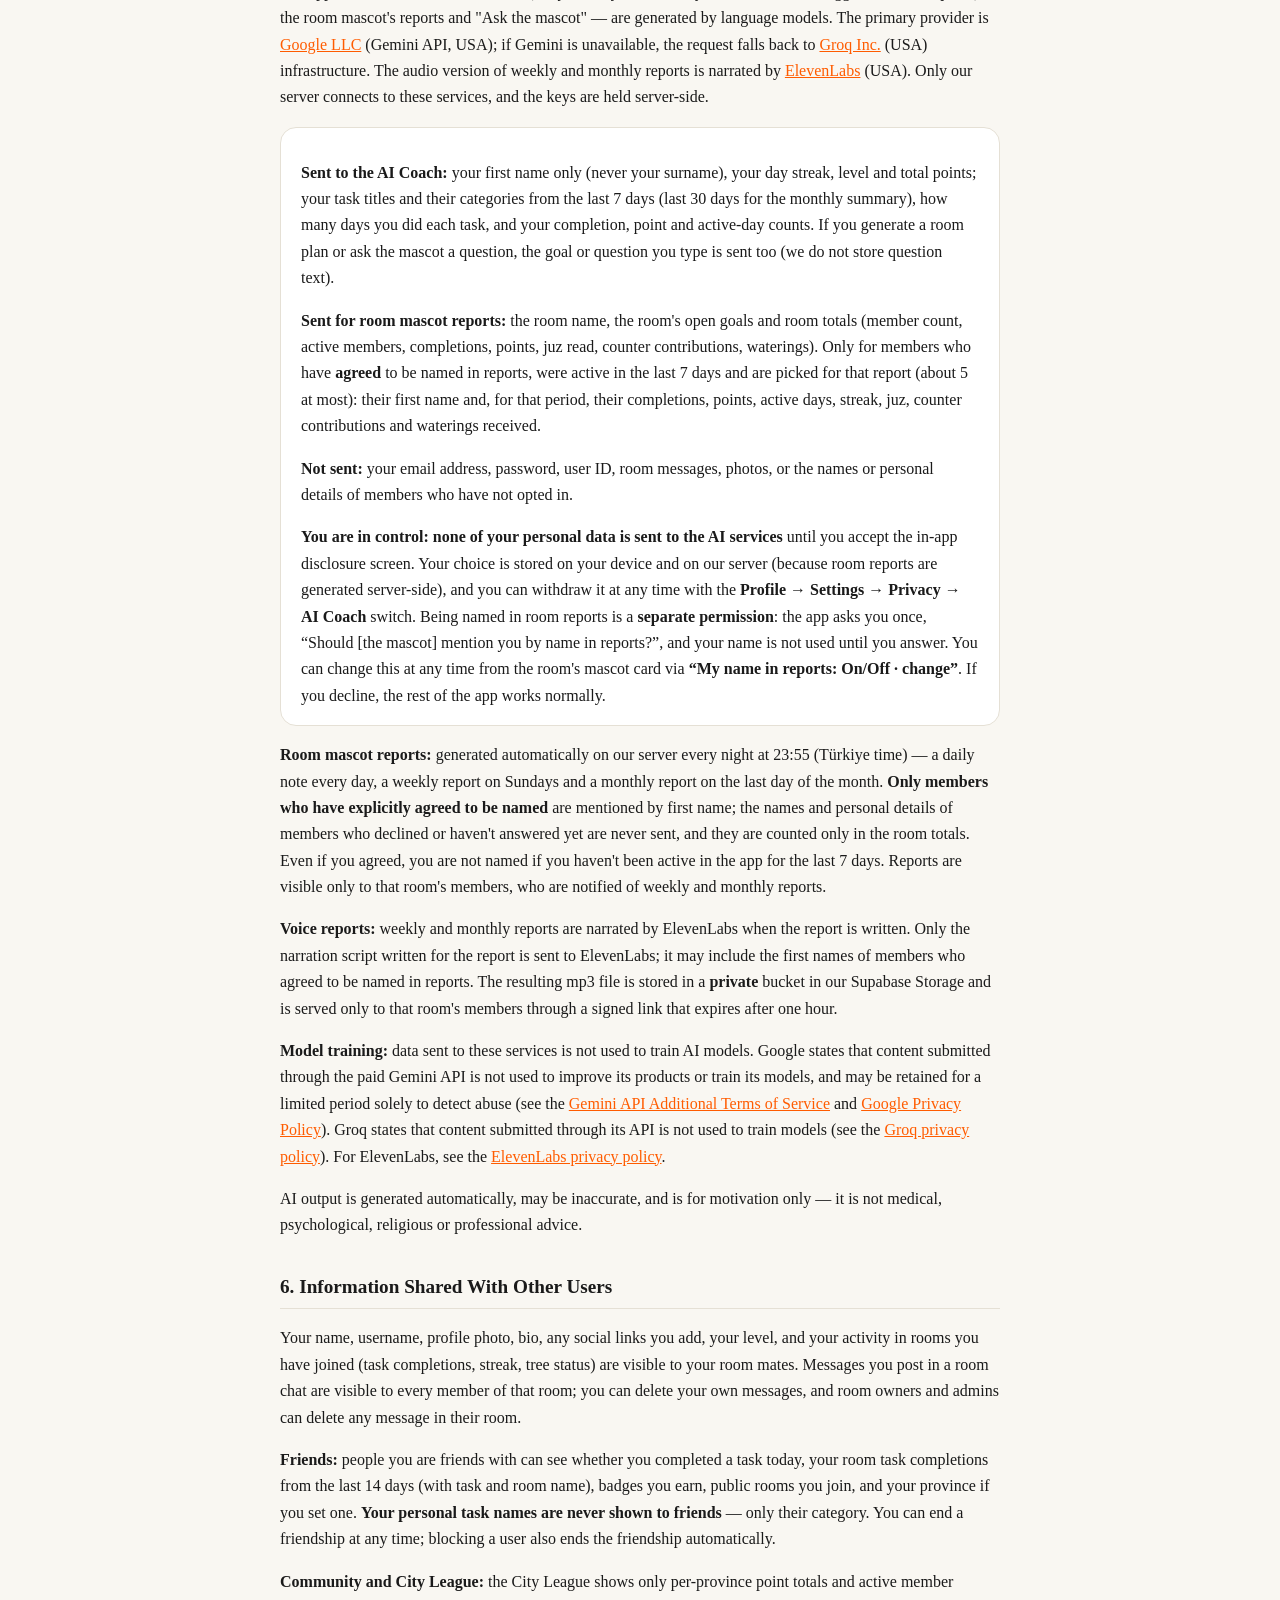
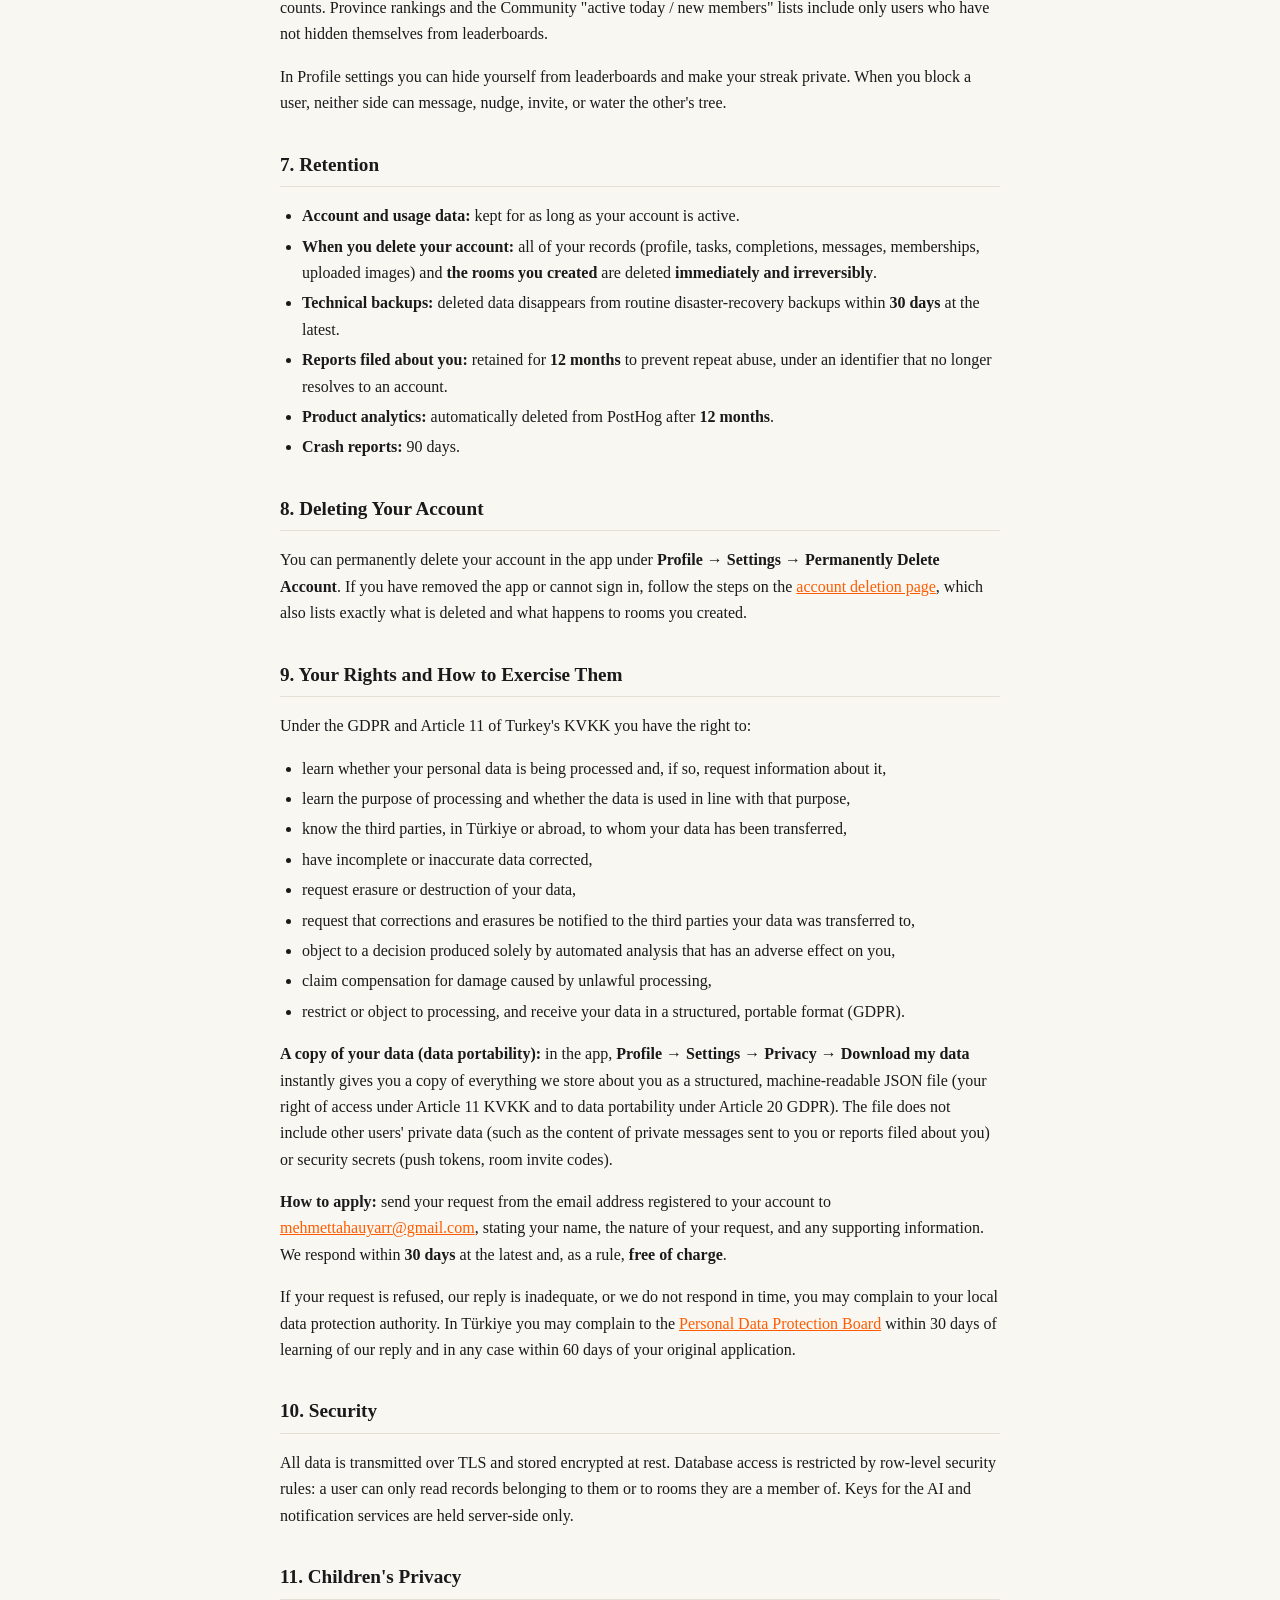
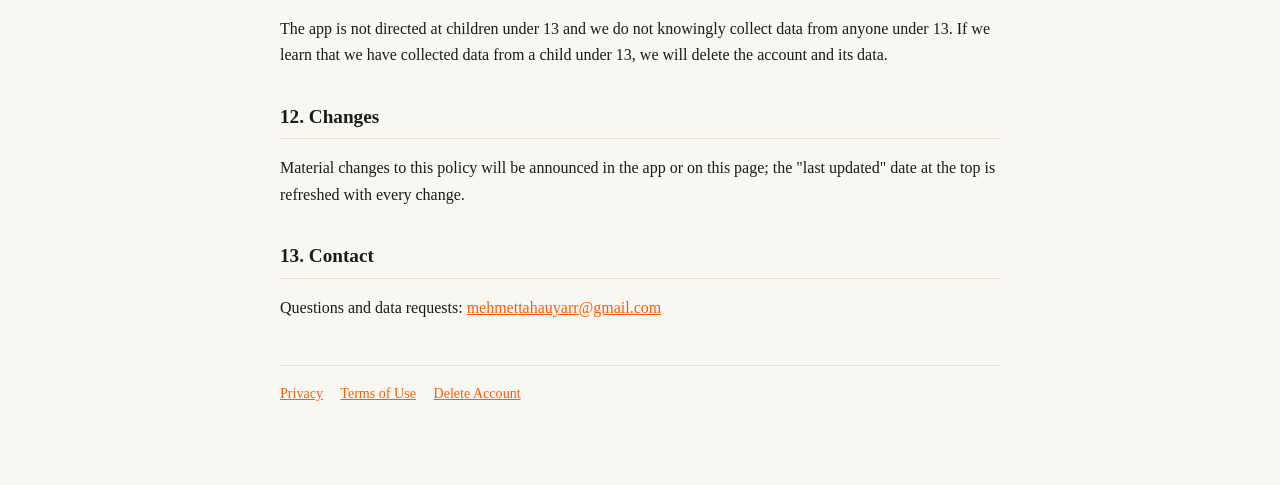
<file: privacy-en.html>
<!DOCTYPE html>
<html lang="en">
<head>
<meta charset="utf-8">
<meta name="viewport" content="width=device-width, initial-scale=1">
<title>Privacy Policy — Habit Club</title>
<link rel="stylesheet" href="./legal.css">
</head>
<body>
<main>
  <p class="lang"><a href="./privacy.html">Türkçe</a> · <span class="on">English</span></p>

  <h1>Privacy Policy</h1>
  <p class="updated">Last updated: 4 October 2026 · Habit Club (the "App")</p>

  <p>This policy explains what data the Habit Club mobile app collects, who it is shared with, how long it is kept, and what rights you have. Data controller: <strong>Mehmet Taha Uyar</strong> — <a href="mailto:mehmettahauyarr@gmail.com">mehmettahauyarr@gmail.com</a>.</p>

  <div class="card warn">
    <p style="margin:0"><strong>In short:</strong> we do <strong>not</strong> sell your data, we do not use it for advertising, and we do not track you across apps or websites. The AI features send neither your name nor any of your personal data to AI services until you <strong>explicitly opt in</strong>. You can delete your account and all of your data from inside the app in one step.</p>
  </div>

  <h2>1. Data We Collect</h2>
  <div class="card">
    <ul>
      <li><strong>Account information:</strong> email address, name, username, profile photo, short bio, optional social links (Instagram, X, TikTok, website).</li>
      <li><strong>Sign-in provider information:</strong> if you sign in with Google or Apple, the basic identity details those providers return (name, email).</li>
      <li><strong>Usage data:</strong> the tasks and rooms you create, task completion records, points/streak/level/badge data, room messages and interactions (reactions, nudges, tree watering), content you report and users you block, your friend requests and friend list, and chat messages you delete (removed permanently the moment you delete them).</li>
      <li><strong>City (optional):</strong> for the City League, <strong>the province you choose yourself</strong> (province level only — no district or address). Device location (GPS) is <strong>never used</strong>. You can change or remove it anytime from Profile or Community.</li>
      <li><strong>Images you upload:</strong> profile photos and room cover images. These are served over a hard-to-guess but <strong>publicly accessible link</strong> — anyone who has the link can view them.</li>
      <li><strong>Push token:</strong> your device's push notification token, so we can deliver notifications (only if you grant permission).</li>
      <li><strong>Product analytics:</strong> operating system and version, app version and build number, in-app events (e.g. task completed, room joined) and session duration. Device name is <strong>not</strong> collected. When you use the app without an account (as a guest), these events are recorded under a random device identifier generated at install, which is not linked to your identity; if you sign in, this device’s earlier usage is associated with your account. Signing out generates a new random identifier.</li>
      <li><strong>AI-generated content:</strong> the daily, weekly and monthly room reports written by the room mascot (stored together with the room statistics for that period) and the voice report files created when a report is played (see section 5).</li>
      <li><strong>Crash reports:</strong> stack traces and device/OS information used to fix app errors.</li>
    </ul>
  </div>
  <p>We do <strong>not</strong> collect device location, contacts, microphone or camera data; the app never requests those permissions. Your photo library is accessed only when you pick a profile or room image, and only for the single image you select. The app contains no advertising and does not use an advertising identifier (IDFA/GAID).</p>

  <h2>2. Why We Process Data, and on What Legal Basis</h2>
  <ul>
    <li><strong>Creating your account and managing your session</strong> — performance of a contract.</li>
    <li><strong>Running habit tracking, rooms, leaderboards and gamification</strong> — performance of a contract.</li>
    <li><strong>Sending the notifications you chose</strong> (reminders, room activity, streak alerts) — your consent (notification permission).</li>
    <li><strong>Protecting the community</strong>: profanity/hate-speech filtering, reporting, blocking and spam limits — legitimate interest and legal obligation.</li>
    <li><strong>AI coach and room mascot</strong> — your personal data only with your <strong>explicit consent</strong> (AI opt-in for the AI Coach; a separate <strong>“Name me in reports”</strong> permission to be named in room reports); without it you are counted only in non-identifying room totals (see section 5).</li>
    <li><strong>Product analytics and crash detection</strong> — legitimate interest (improving and securing the service).</li>
  </ul>
  <p>Your data is never used for advertising and is never <strong>sold</strong> to third parties.</p>
  <p><strong>How we collect it:</strong> all data is collected electronically and by automated means through the mobile app — either from information you enter directly or from records generated as you use the app. The legal basis for each purpose is stated individually above (Article 6 GDPR, Article 5 of Turkey's KVKK).</p>

  <h2>3. Special Category Data (Health and Belief)</h2>
  <p>The app's task categories include <strong>Health</strong>, <strong>Fitness</strong> and <strong>Faith</strong>. If you choose these categories, or write such information into your task titles, data concerning your health or religious beliefs is processed. Under Article 9 GDPR and Article 6 KVKK this is <strong>special category personal data</strong>.</p>
  <div class="card">
    <p style="margin-top:0">Using these categories is <strong>entirely optional</strong>. By creating a task in one of them, you give <strong>explicit consent</strong> to that data being processed and shown in the rooms you belong to.</p>
    <p style="margin-bottom:0">If you do not want to give that consent, simply do not use those categories — the other nine work with every feature of the app. You can delete any such task at any time, which withdraws your consent. This data is sent to the AI service <strong>only</strong> if you have separately opted in to the AI feature.</p>
  </div>

  <h2>4. Service Providers</h2>
  <p>The following providers process your data on our behalf, solely to operate the service:</p>
  <div class="wrap">
  <table>
    <tr><th>Provider</th><th>Purpose</th><th>What it can access</th><th>Region</th></tr>
    <tr>
      <td><a href="https://supabase.com/privacy" target="_blank" rel="noopener">Supabase</a></td>
      <td>Database, authentication, file storage</td>
      <td>All account and usage data</td><td>EU</td>
    </tr>
    <tr>
      <td><a href="https://expo.dev/privacy" target="_blank" rel="noopener">Expo</a></td>
      <td>Push notification delivery</td>
      <td>Push token, notification text</td><td>USA</td>
    </tr>
    <tr>
      <td><a href="https://ai.google.dev/gemini-api/terms" target="_blank" rel="noopener">Google LLC (Gemini API)</a></td>
      <td>AI coach and room mascot — primary provider</td>
      <td>Name, streak, level, points, task titles and completion counts, room statistics (personal data only if you opt in; see section 5)</td><td>USA</td>
    </tr>
    <tr>
      <td><a href="https://groq.com/privacy-policy/" target="_blank" rel="noopener">Groq Inc.</a></td>
      <td>AI — fallback, only when Gemini is unavailable</td>
      <td>The same data sent to Gemini</td><td>USA</td>
    </tr>
    <tr>
      <td><a href="https://elevenlabs.io/privacy-policy" target="_blank" rel="noopener">ElevenLabs</a></td>
      <td>Narrating weekly/monthly room reports</td>
      <td>Only the narration script written for the report</td><td>USA</td>
    </tr>
    <tr>
      <td><a href="https://posthog.com/privacy" target="_blank" rel="noopener">PostHog</a></td>
      <td>Product analytics</td>
      <td>User ID, device/OS/app version, events, session duration</td><td>EU</td>
    </tr>
    <tr>
      <td><a href="https://sentry.io/privacy/" target="_blank" rel="noopener">Sentry</a></td>
      <td>Crash reporting</td>
      <td>Stack traces, device/OS information</td><td>EU/USA</td>
    </tr>
    <tr>
      <td><a href="https://www.dicebear.com" target="_blank" rel="noopener">DiceBear</a></td>
      <td>Ready-made avatar images</td>
      <td>Image requests only (no personal data sent)</td><td>EU</td>
    </tr>
  </table>
  </div>
  <p><strong>International transfers:</strong> all of the providers above are located outside Türkiye; your data is processed on servers in the European Union and the United States. These transfers are made only to the extent necessary to provide the service and are limited to the data listed in the table, under Chapter V of the GDPR and Article 9 of Turkey's KVKK. Transfers of your personal data to the AI services (Google LLC, Groq Inc. as a fallback, and ElevenLabs for voice reports — all in the USA) additionally rely on your <strong>explicit consent</strong> (AI opt-in for the AI Coach; the “Name me in reports” permission for room reports); if you decline, your name and personal details are not transferred to them, and only non-identifying room totals are processed for room reports. You can withdraw your consent at any time in the app.</p>

  <h2>5. AI Features (AI Coach and Room Mascot)</h2>
  <p>The app's AI features — the AI Coach (daily, weekly and monthly coach notes, task suggestions, room plans), the room mascot's reports and "Ask the mascot" — are generated by language models. The primary provider is <a href="https://ai.google.dev/gemini-api/terms" target="_blank" rel="noopener">Google LLC</a> (Gemini API, USA); if Gemini is unavailable, the request falls back to <a href="https://groq.com/privacy-policy/" target="_blank" rel="noopener">Groq Inc.</a> (USA) infrastructure. The audio version of weekly and monthly reports is narrated by <a href="https://elevenlabs.io/privacy-policy" target="_blank" rel="noopener">ElevenLabs</a> (USA). Only our server connects to these services, and the keys are held server-side.</p>
  <div class="card">
    <p><strong>Sent to the AI Coach:</strong> your first name only (never your surname), your day streak, level and total points; your task titles and their categories from the last 7 days (last 30 days for the monthly summary), how many days you did each task, and your completion, point and active-day counts. If you generate a room plan or ask the mascot a question, the goal or question you type is sent too (we do not store question text).</p>
    <p><strong>Sent for room mascot reports:</strong> the room name, the room's open goals and room totals (member count, active members, completions, points, juz read, counter contributions, waterings). Only for members who have <strong>agreed</strong> to be named in reports, were active in the last 7 days and are picked for that report (about 5 at most): their first name and, for that period, their completions, points, active days, streak, juz, counter contributions and waterings received.</p>
    <p><strong>Not sent:</strong> your email address, password, user ID, room messages, photos, or the names or personal details of members who have not opted in.</p>
    <p style="margin-bottom:0"><strong>You are in control:</strong> <strong>none of your personal data is sent to the AI services</strong> until you accept the in-app disclosure screen. Your choice is stored on your device and on our server (because room reports are generated server-side), and you can withdraw it at any time with the <strong>Profile → Settings → Privacy → AI Coach</strong> switch. Being named in room reports is a <strong>separate permission</strong>: the app asks you once, “Should [the mascot] mention you by name in reports?”, and your name is not used until you answer. You can change this at any time from the room's mascot card via <strong>“My name in reports: On/Off · change”</strong>. If you decline, the rest of the app works normally.</p>
  </div>
  <p><strong>Room mascot reports:</strong> generated automatically on our server every night at 23:55 (Türkiye time) — a daily note every day, a weekly report on Sundays and a monthly report on the last day of the month. <strong>Only members who have explicitly agreed to be named</strong> are mentioned by first name; the names and personal details of members who declined or haven't answered yet are never sent, and they are counted only in the room totals. Even if you agreed, you are not named if you haven't been active in the app for the last 7 days. Reports are visible only to that room's members, who are notified of weekly and monthly reports.</p>
  <p><strong>Voice reports:</strong> weekly and monthly reports are narrated by ElevenLabs when the report is written. Only the narration script written for the report is sent to ElevenLabs; it may include the first names of members who agreed to be named in reports. The resulting mp3 file is stored in a <strong>private</strong> bucket in our Supabase Storage and is served only to that room's members through a signed link that expires after one hour.</p>
  <p><strong>Model training:</strong> data sent to these services is not used to train AI models. Google states that content submitted through the paid Gemini API is not used to improve its products or train its models, and may be retained for a limited period solely to detect abuse (see the <a href="https://ai.google.dev/gemini-api/terms" target="_blank" rel="noopener">Gemini API Additional Terms of Service</a> and <a href="https://policies.google.com/privacy" target="_blank" rel="noopener">Google Privacy Policy</a>). Groq states that content submitted through its API is not used to train models (see the <a href="https://groq.com/privacy-policy/" target="_blank" rel="noopener">Groq privacy policy</a>). For ElevenLabs, see the <a href="https://elevenlabs.io/privacy-policy" target="_blank" rel="noopener">ElevenLabs privacy policy</a>.</p>
  <p>AI output is generated automatically, may be inaccurate, and is for motivation only — it is not medical, psychological, religious or professional advice.</p>

  <h2>6. Information Shared With Other Users</h2>
  <p>Your name, username, profile photo, bio, any social links you add, your level, and your activity in rooms you have joined (task completions, streak, tree status) are visible to your room mates. Messages you post in a room chat are visible to every member of that room; you can delete your own messages, and room owners and admins can delete any message in their room.</p>
  <p><strong>Friends:</strong> people you are friends with can see whether you completed a task today, your room task completions from the last 14 days (with task and room name), badges you earn, public rooms you join, and your province if you set one. <strong>Your personal task names are never shown to friends</strong> — only their category. You can end a friendship at any time; blocking a user also ends the friendship automatically.</p>
  <p><strong>Community and City League:</strong> the City League shows only per-province point totals and active member counts. Province rankings and the Community "active today / new members" lists include only users who have not hidden themselves from leaderboards.</p>
  <p>In Profile settings you can hide yourself from leaderboards and make your streak private. When you block a user, neither side can message, nudge, invite, or water the other's tree.</p>

  <h2>7. Retention</h2>
  <ul>
    <li><strong>Account and usage data:</strong> kept for as long as your account is active.</li>
    <li><strong>When you delete your account:</strong> all of your records (profile, tasks, completions, messages, memberships, uploaded images) and <strong>the rooms you created</strong> are deleted <strong>immediately and irreversibly</strong>.</li>
    <li><strong>Technical backups:</strong> deleted data disappears from routine disaster-recovery backups within <strong>30 days</strong> at the latest.</li>
    <li><strong>Reports filed about you:</strong> retained for <strong>12 months</strong> to prevent repeat abuse, under an identifier that no longer resolves to an account.</li>
    <li><strong>Product analytics:</strong> automatically deleted from PostHog after <strong>12 months</strong>.</li>
    <li><strong>Crash reports:</strong> 90 days.</li>
  </ul>

  <h2>8. Deleting Your Account</h2>
  <p>You can permanently delete your account in the app under <strong>Profile → Settings → Permanently Delete Account</strong>. If you have removed the app or cannot sign in, follow the steps on the <a href="./delete-account-en.html">account deletion page</a>, which also lists exactly what is deleted and what happens to rooms you created.</p>

  <h2>9. Your Rights and How to Exercise Them</h2>
  <p>Under the GDPR and Article 11 of Turkey's KVKK you have the right to:</p>
  <ul>
    <li>learn whether your personal data is being processed and, if so, request information about it,</li>
    <li>learn the purpose of processing and whether the data is used in line with that purpose,</li>
    <li>know the third parties, in Türkiye or abroad, to whom your data has been transferred,</li>
    <li>have incomplete or inaccurate data corrected,</li>
    <li>request erasure or destruction of your data,</li>
    <li>request that corrections and erasures be notified to the third parties your data was transferred to,</li>
    <li>object to a decision produced solely by automated analysis that has an adverse effect on you,</li>
    <li>claim compensation for damage caused by unlawful processing,</li>
    <li>restrict or object to processing, and receive your data in a structured, portable format (GDPR).</li>
  </ul>
  <p><strong>A copy of your data (data portability):</strong> in the app, <strong>Profile → Settings → Privacy → Download my data</strong> instantly gives you a copy of everything we store about you as a structured, machine-readable JSON file (your right of access under Article 11 KVKK and to data portability under Article 20 GDPR). The file does not include other users' private data (such as the content of private messages sent to you or reports filed about you) or security secrets (push tokens, room invite codes).</p>
  <p><strong>How to apply:</strong> send your request from the email address registered to your account to <a href="mailto:mehmettahauyarr@gmail.com">mehmettahauyarr@gmail.com</a>, stating your name, the nature of your request, and any supporting information. We respond within <strong>30 days</strong> at the latest and, as a rule, <strong>free of charge</strong>.</p>
  <p>If your request is refused, our reply is inadequate, or we do not respond in time, you may complain to your local data protection authority. In Türkiye you may complain to the <a href="https://www.kvkk.gov.tr" target="_blank" rel="noopener">Personal Data Protection Board</a> within 30 days of learning of our reply and in any case within 60 days of your original application.</p>

  <h2>10. Security</h2>
  <p>All data is transmitted over TLS and stored encrypted at rest. Database access is restricted by row-level security rules: a user can only read records belonging to them or to rooms they are a member of. Keys for the AI and notification services are held server-side only.</p>

  <h2>11. Children's Privacy</h2>
  <p>The app is not directed at children under 13 and we do not knowingly collect data from anyone under 13. If we learn that we have collected data from a child under 13, we will delete the account and its data.</p>

  <h2>12. Changes</h2>
  <p>Material changes to this policy will be announced in the app or on this page; the "last updated" date at the top is refreshed with every change.</p>

  <h2>13. Contact</h2>
  <p>Questions and data requests: <a href="mailto:mehmettahauyarr@gmail.com">mehmettahauyarr@gmail.com</a></p>

  <footer>
    <a href="./privacy-en.html">Privacy</a>
    <a href="./terms-en.html">Terms of Use</a>
    <a href="./delete-account-en.html">Delete Account</a>
  </footer>
</main>
</body>
</html>
</file>
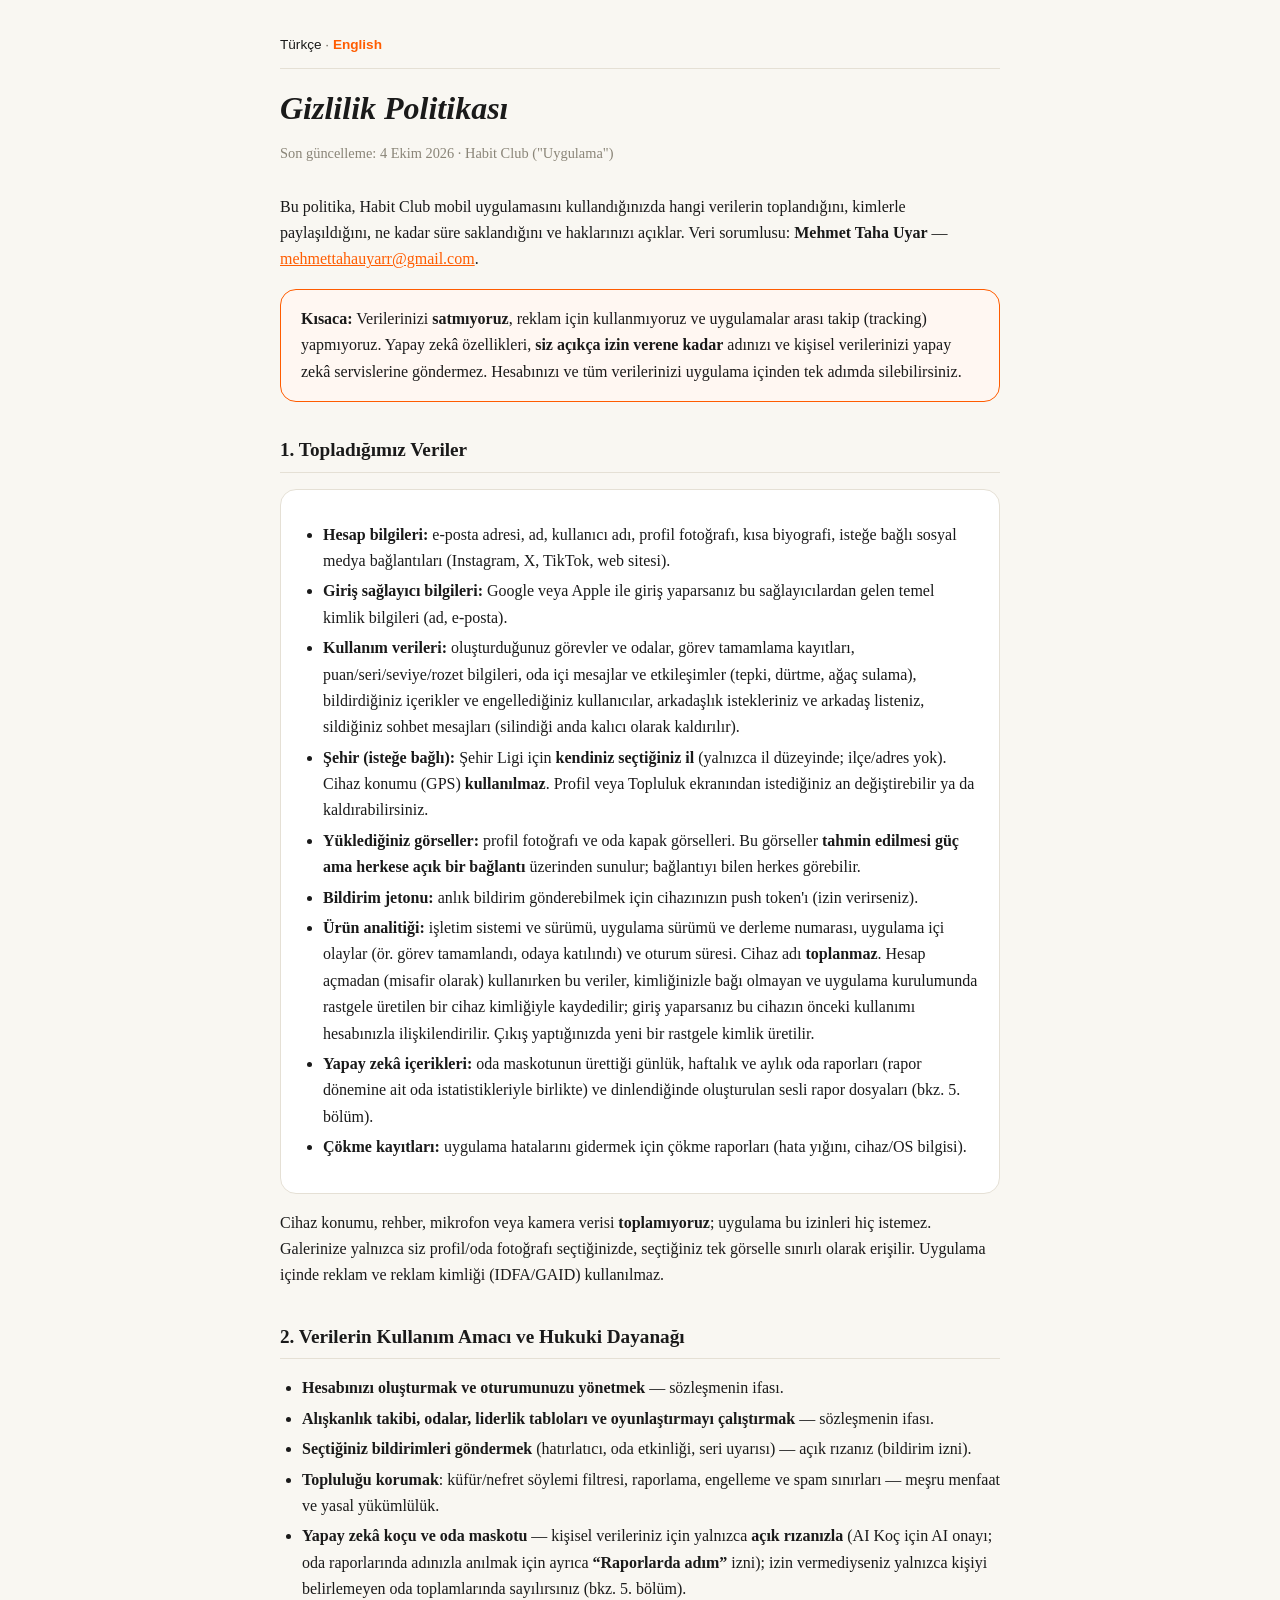
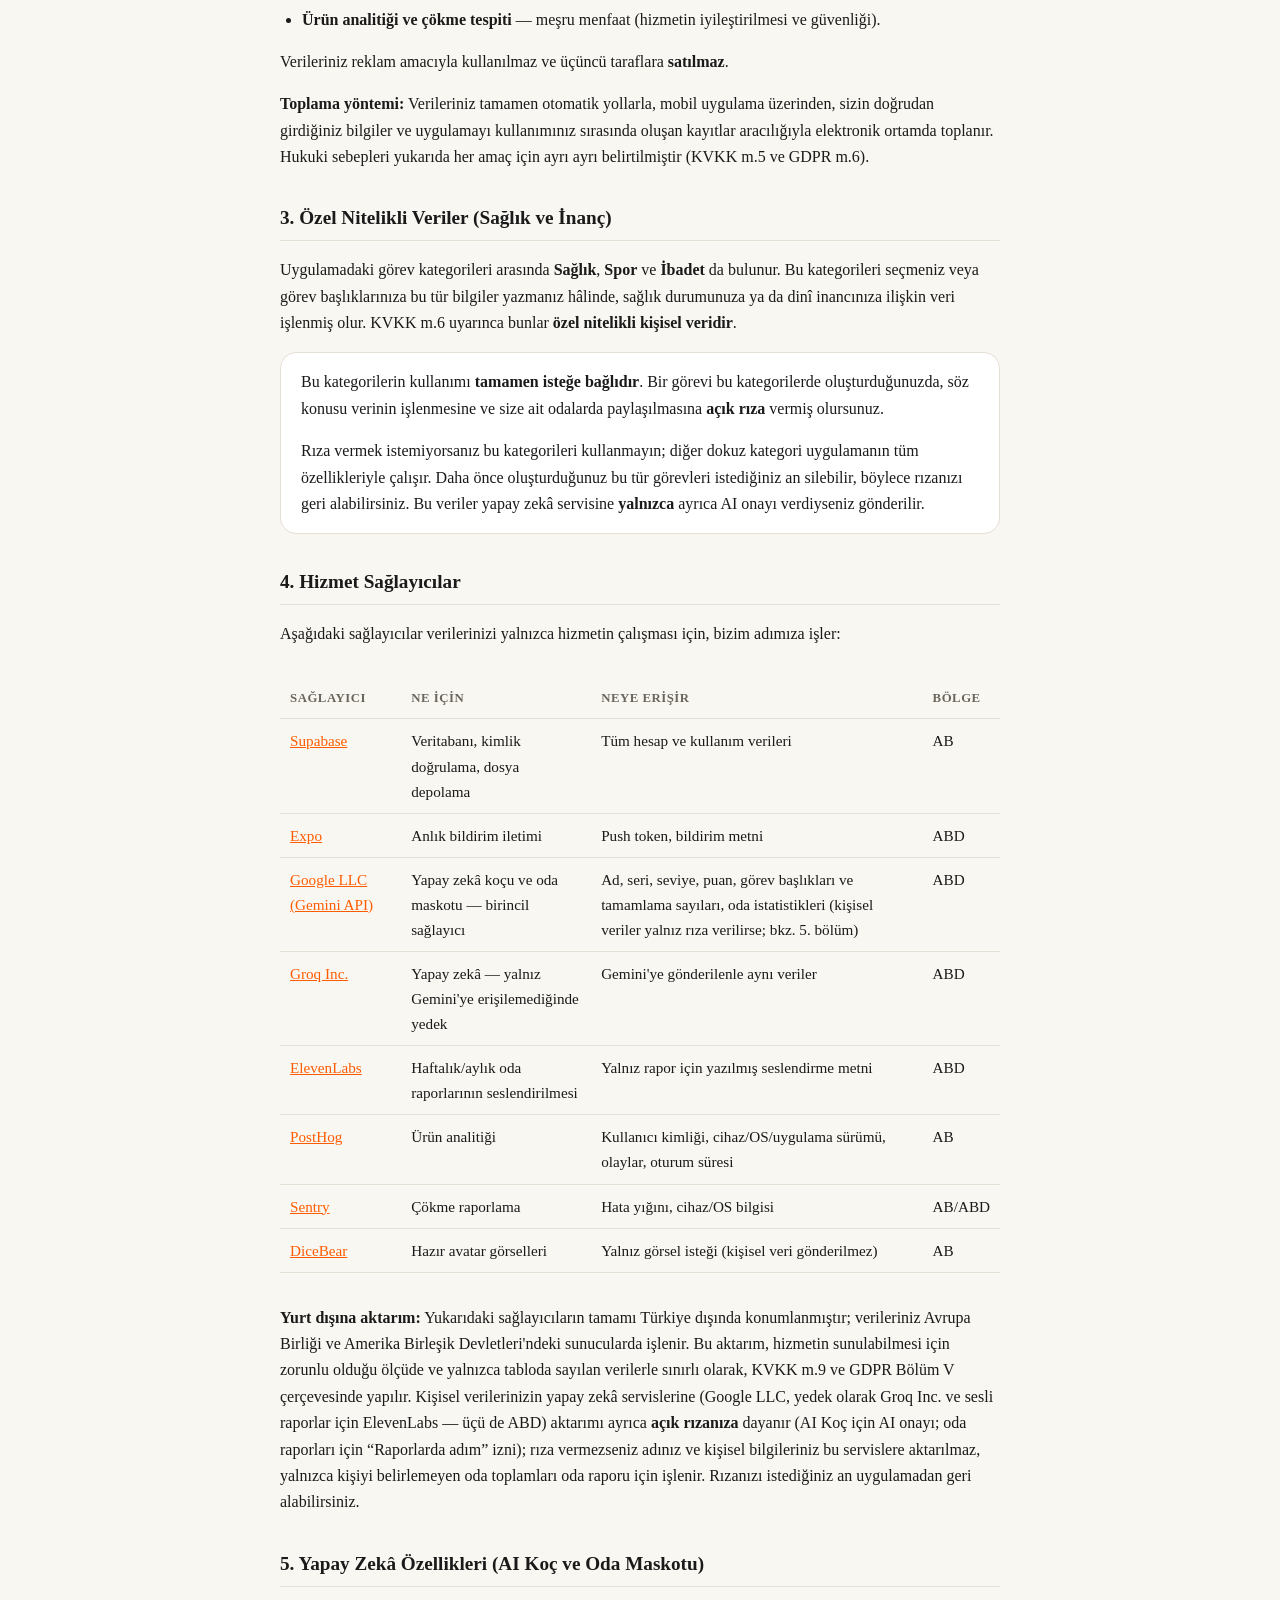
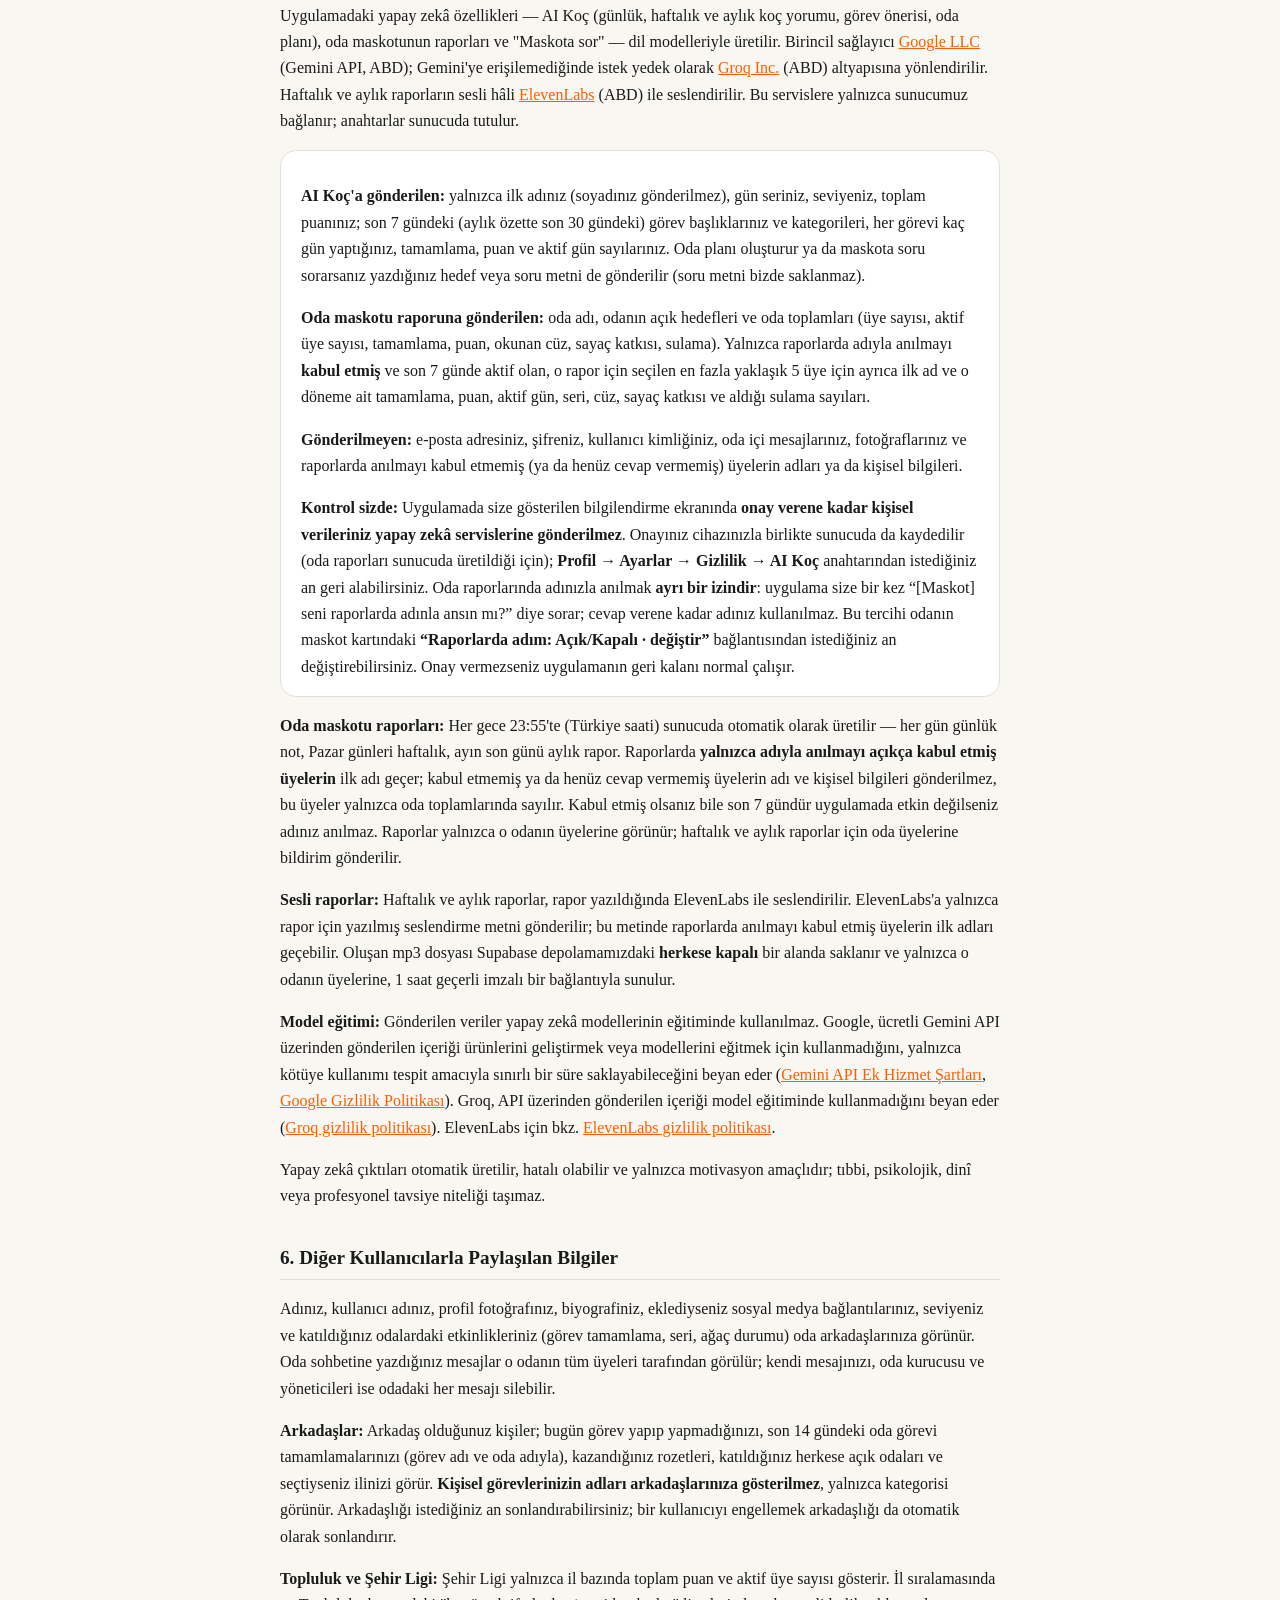
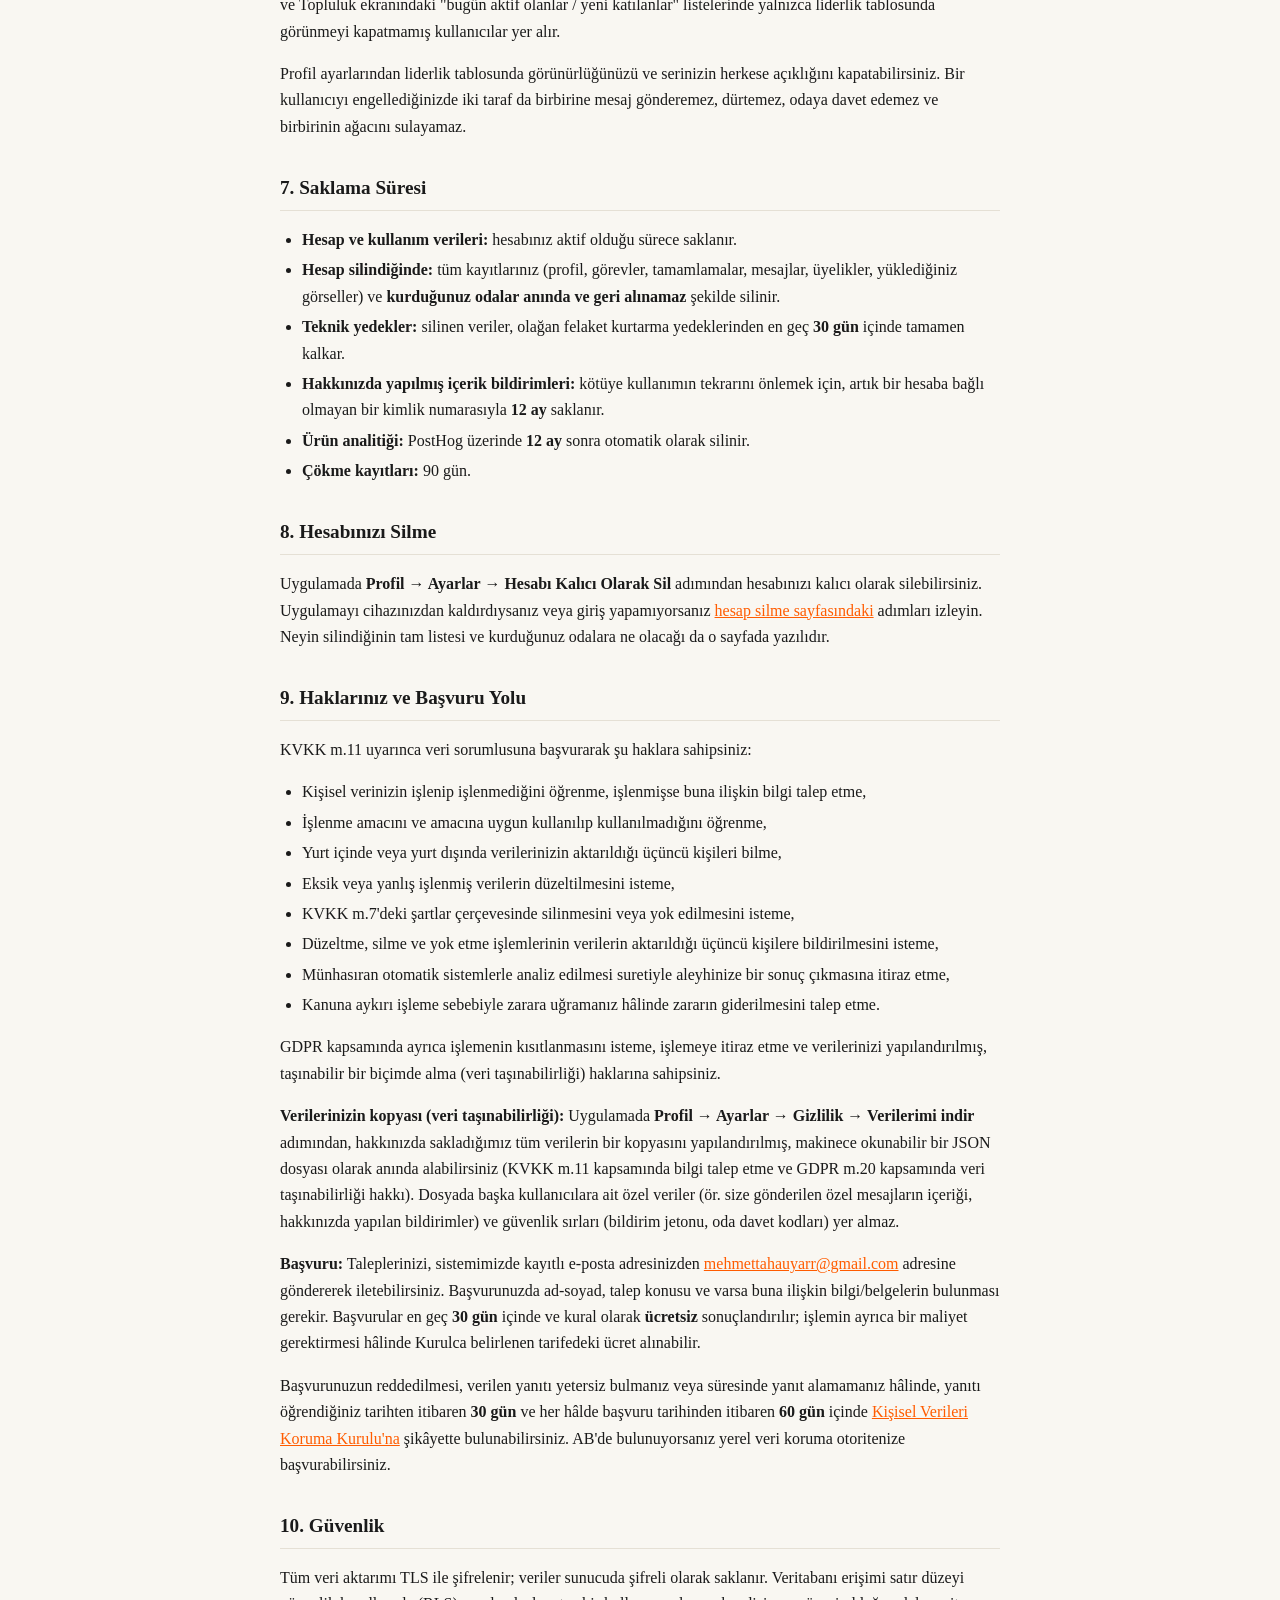
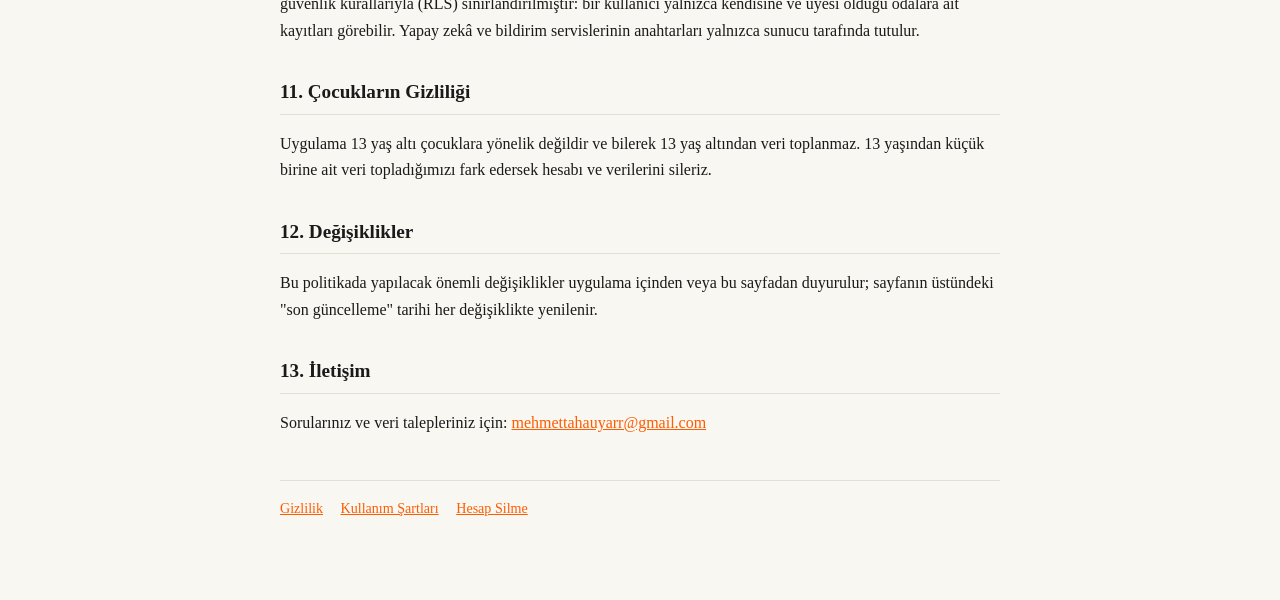
<file: privacy.html>
<!DOCTYPE html>
<html lang="tr">
<head>
<meta charset="utf-8">
<meta name="viewport" content="width=device-width, initial-scale=1">
<title>Gizlilik Politikası — Habit Club</title>
<link rel="stylesheet" href="./legal.css">
</head>
<body>
<main>
  <p class="lang"><span class="on">Türkçe</span> · <a href="./privacy-en.html">English</a></p>

  <h1>Gizlilik Politikası</h1>
  <p class="updated">Son güncelleme: 4 Ekim 2026 · Habit Club ("Uygulama")</p>

  <p>Bu politika, Habit Club mobil uygulamasını kullandığınızda hangi verilerin toplandığını, kimlerle paylaşıldığını, ne kadar süre saklandığını ve haklarınızı açıklar. Veri sorumlusu: <strong>Mehmet Taha Uyar</strong> — <a href="mailto:mehmettahauyarr@gmail.com">mehmettahauyarr@gmail.com</a>.</p>

  <div class="card warn">
    <p style="margin:0"><strong>Kısaca:</strong> Verilerinizi <strong>satmıyoruz</strong>, reklam için kullanmıyoruz ve uygulamalar arası takip (tracking) yapmıyoruz. Yapay zekâ özellikleri, <strong>siz açıkça izin verene kadar</strong> adınızı ve kişisel verilerinizi yapay zekâ servislerine göndermez. Hesabınızı ve tüm verilerinizi uygulama içinden tek adımda silebilirsiniz.</p>
  </div>

  <h2>1. Topladığımız Veriler</h2>
  <div class="card">
    <ul>
      <li><strong>Hesap bilgileri:</strong> e-posta adresi, ad, kullanıcı adı, profil fotoğrafı, kısa biyografi, isteğe bağlı sosyal medya bağlantıları (Instagram, X, TikTok, web sitesi).</li>
      <li><strong>Giriş sağlayıcı bilgileri:</strong> Google veya Apple ile giriş yaparsanız bu sağlayıcılardan gelen temel kimlik bilgileri (ad, e-posta).</li>
      <li><strong>Kullanım verileri:</strong> oluşturduğunuz görevler ve odalar, görev tamamlama kayıtları, puan/seri/seviye/rozet bilgileri, oda içi mesajlar ve etkileşimler (tepki, dürtme, ağaç sulama), bildirdiğiniz içerikler ve engellediğiniz kullanıcılar, arkadaşlık istekleriniz ve arkadaş listeniz, sildiğiniz sohbet mesajları (silindiği anda kalıcı olarak kaldırılır).</li>
      <li><strong>Şehir (isteğe bağlı):</strong> Şehir Ligi için <strong>kendiniz seçtiğiniz il</strong> (yalnızca il düzeyinde; ilçe/adres yok). Cihaz konumu (GPS) <strong>kullanılmaz</strong>. Profil veya Topluluk ekranından istediğiniz an değiştirebilir ya da kaldırabilirsiniz.</li>
      <li><strong>Yüklediğiniz görseller:</strong> profil fotoğrafı ve oda kapak görselleri. Bu görseller <strong>tahmin edilmesi güç ama herkese açık bir bağlantı</strong> üzerinden sunulur; bağlantıyı bilen herkes görebilir.</li>
      <li><strong>Bildirim jetonu:</strong> anlık bildirim gönderebilmek için cihazınızın push token'ı (izin verirseniz).</li>
      <li><strong>Ürün analitiği:</strong> işletim sistemi ve sürümü, uygulama sürümü ve derleme numarası, uygulama içi olaylar (ör. görev tamamlandı, odaya katılındı) ve oturum süresi. Cihaz adı <strong>toplanmaz</strong>. Hesap açmadan (misafir olarak) kullanırken bu veriler, kimliğinizle bağı olmayan ve uygulama kurulumunda rastgele üretilen bir cihaz kimliğiyle kaydedilir; giriş yaparsanız bu cihazın önceki kullanımı hesabınızla ilişkilendirilir. Çıkış yaptığınızda yeni bir rastgele kimlik üretilir.</li>
      <li><strong>Yapay zekâ içerikleri:</strong> oda maskotunun ürettiği günlük, haftalık ve aylık oda raporları (rapor dönemine ait oda istatistikleriyle birlikte) ve dinlendiğinde oluşturulan sesli rapor dosyaları (bkz. 5. bölüm).</li>
      <li><strong>Çökme kayıtları:</strong> uygulama hatalarını gidermek için çökme raporları (hata yığını, cihaz/OS bilgisi).</li>
    </ul>
  </div>
  <p>Cihaz konumu, rehber, mikrofon veya kamera verisi <strong>toplamıyoruz</strong>; uygulama bu izinleri hiç istemez. Galerinize yalnızca siz profil/oda fotoğrafı seçtiğinizde, seçtiğiniz tek görselle sınırlı olarak erişilir. Uygulama içinde reklam ve reklam kimliği (IDFA/GAID) kullanılmaz.</p>

  <h2>2. Verilerin Kullanım Amacı ve Hukuki Dayanağı</h2>
  <ul>
    <li><strong>Hesabınızı oluşturmak ve oturumunuzu yönetmek</strong> — sözleşmenin ifası.</li>
    <li><strong>Alışkanlık takibi, odalar, liderlik tabloları ve oyunlaştırmayı çalıştırmak</strong> — sözleşmenin ifası.</li>
    <li><strong>Seçtiğiniz bildirimleri göndermek</strong> (hatırlatıcı, oda etkinliği, seri uyarısı) — açık rızanız (bildirim izni).</li>
    <li><strong>Topluluğu korumak</strong>: küfür/nefret söylemi filtresi, raporlama, engelleme ve spam sınırları — meşru menfaat ve yasal yükümlülük.</li>
    <li><strong>Yapay zekâ koçu ve oda maskotu</strong> — kişisel verileriniz için yalnızca <strong>açık rızanızla</strong> (AI Koç için AI onayı; oda raporlarında adınızla anılmak için ayrıca <strong>“Raporlarda adım”</strong> izni); izin vermediyseniz yalnızca kişiyi belirlemeyen oda toplamlarında sayılırsınız (bkz. 5. bölüm).</li>
    <li><strong>Ürün analitiği ve çökme tespiti</strong> — meşru menfaat (hizmetin iyileştirilmesi ve güvenliği).</li>
  </ul>
  <p>Verileriniz reklam amacıyla kullanılmaz ve üçüncü taraflara <strong>satılmaz</strong>.</p>
  <p><strong>Toplama yöntemi:</strong> Verileriniz tamamen otomatik yollarla, mobil uygulama üzerinden, sizin doğrudan girdiğiniz bilgiler ve uygulamayı kullanımınız sırasında oluşan kayıtlar aracılığıyla elektronik ortamda toplanır. Hukuki sebepleri yukarıda her amaç için ayrı ayrı belirtilmiştir (KVKK m.5 ve GDPR m.6).</p>

  <h2>3. Özel Nitelikli Veriler (Sağlık ve İnanç)</h2>
  <p>Uygulamadaki görev kategorileri arasında <strong>Sağlık</strong>, <strong>Spor</strong> ve <strong>İbadet</strong> da bulunur. Bu kategorileri seçmeniz veya görev başlıklarınıza bu tür bilgiler yazmanız hâlinde, sağlık durumunuza ya da dinî inancınıza ilişkin veri işlenmiş olur. KVKK m.6 uyarınca bunlar <strong>özel nitelikli kişisel veridir</strong>.</p>
  <div class="card">
    <p style="margin-top:0">Bu kategorilerin kullanımı <strong>tamamen isteğe bağlıdır</strong>. Bir görevi bu kategorilerde oluşturduğunuzda, söz konusu verinin işlenmesine ve size ait odalarda paylaşılmasına <strong>açık rıza</strong> vermiş olursunuz.</p>
    <p style="margin-bottom:0">Rıza vermek istemiyorsanız bu kategorileri kullanmayın; diğer dokuz kategori uygulamanın tüm özellikleriyle çalışır. Daha önce oluşturduğunuz bu tür görevleri istediğiniz an silebilir, böylece rızanızı geri alabilirsiniz. Bu veriler yapay zekâ servisine <strong>yalnızca</strong> ayrıca AI onayı verdiyseniz gönderilir.</p>
  </div>

  <h2>4. Hizmet Sağlayıcılar</h2>
  <p>Aşağıdaki sağlayıcılar verilerinizi yalnızca hizmetin çalışması için, bizim adımıza işler:</p>
  <div class="wrap">
  <table>
    <tr><th>Sağlayıcı</th><th>Ne için</th><th>Neye erişir</th><th>Bölge</th></tr>
    <tr>
      <td><a href="https://supabase.com/privacy" target="_blank" rel="noopener">Supabase</a></td>
      <td>Veritabanı, kimlik doğrulama, dosya depolama</td>
      <td>Tüm hesap ve kullanım verileri</td><td>AB</td>
    </tr>
    <tr>
      <td><a href="https://expo.dev/privacy" target="_blank" rel="noopener">Expo</a></td>
      <td>Anlık bildirim iletimi</td>
      <td>Push token, bildirim metni</td><td>ABD</td>
    </tr>
    <tr>
      <td><a href="https://ai.google.dev/gemini-api/terms" target="_blank" rel="noopener">Google LLC (Gemini API)</a></td>
      <td>Yapay zekâ koçu ve oda maskotu — birincil sağlayıcı</td>
      <td>Ad, seri, seviye, puan, görev başlıkları ve tamamlama sayıları, oda istatistikleri (kişisel veriler yalnız rıza verilirse; bkz. 5. bölüm)</td><td>ABD</td>
    </tr>
    <tr>
      <td><a href="https://groq.com/privacy-policy/" target="_blank" rel="noopener">Groq Inc.</a></td>
      <td>Yapay zekâ — yalnız Gemini'ye erişilemediğinde yedek</td>
      <td>Gemini'ye gönderilenle aynı veriler</td><td>ABD</td>
    </tr>
    <tr>
      <td><a href="https://elevenlabs.io/privacy-policy" target="_blank" rel="noopener">ElevenLabs</a></td>
      <td>Haftalık/aylık oda raporlarının seslendirilmesi</td>
      <td>Yalnız rapor için yazılmış seslendirme metni</td><td>ABD</td>
    </tr>
    <tr>
      <td><a href="https://posthog.com/privacy" target="_blank" rel="noopener">PostHog</a></td>
      <td>Ürün analitiği</td>
      <td>Kullanıcı kimliği, cihaz/OS/uygulama sürümü, olaylar, oturum süresi</td><td>AB</td>
    </tr>
    <tr>
      <td><a href="https://sentry.io/privacy/" target="_blank" rel="noopener">Sentry</a></td>
      <td>Çökme raporlama</td>
      <td>Hata yığını, cihaz/OS bilgisi</td><td>AB/ABD</td>
    </tr>
    <tr>
      <td><a href="https://www.dicebear.com" target="_blank" rel="noopener">DiceBear</a></td>
      <td>Hazır avatar görselleri</td>
      <td>Yalnız görsel isteği (kişisel veri gönderilmez)</td><td>AB</td>
    </tr>
  </table>
  </div>
  <p><strong>Yurt dışına aktarım:</strong> Yukarıdaki sağlayıcıların tamamı Türkiye dışında konumlanmıştır; verileriniz Avrupa Birliği ve Amerika Birleşik Devletleri'ndeki sunucularda işlenir. Bu aktarım, hizmetin sunulabilmesi için zorunlu olduğu ölçüde ve yalnızca tabloda sayılan verilerle sınırlı olarak, KVKK m.9 ve GDPR Bölüm V çerçevesinde yapılır. Kişisel verilerinizin yapay zekâ servislerine (Google LLC, yedek olarak Groq Inc. ve sesli raporlar için ElevenLabs — üçü de ABD) aktarımı ayrıca <strong>açık rızanıza</strong> dayanır (AI Koç için AI onayı; oda raporları için “Raporlarda adım” izni); rıza vermezseniz adınız ve kişisel bilgileriniz bu servislere aktarılmaz, yalnızca kişiyi belirlemeyen oda toplamları oda raporu için işlenir. Rızanızı istediğiniz an uygulamadan geri alabilirsiniz.</p>

  <h2>5. Yapay Zekâ Özellikleri (AI Koç ve Oda Maskotu)</h2>
  <p>Uygulamadaki yapay zekâ özellikleri — AI Koç (günlük, haftalık ve aylık koç yorumu, görev önerisi, oda planı), oda maskotunun raporları ve "Maskota sor" — dil modelleriyle üretilir. Birincil sağlayıcı <a href="https://ai.google.dev/gemini-api/terms" target="_blank" rel="noopener">Google LLC</a> (Gemini API, ABD); Gemini'ye erişilemediğinde istek yedek olarak <a href="https://groq.com/privacy-policy/" target="_blank" rel="noopener">Groq Inc.</a> (ABD) altyapısına yönlendirilir. Haftalık ve aylık raporların sesli hâli <a href="https://elevenlabs.io/privacy-policy" target="_blank" rel="noopener">ElevenLabs</a> (ABD) ile seslendirilir. Bu servislere yalnızca sunucumuz bağlanır; anahtarlar sunucuda tutulur.</p>
  <div class="card">
    <p><strong>AI Koç'a gönderilen:</strong> yalnızca ilk adınız (soyadınız gönderilmez), gün seriniz, seviyeniz, toplam puanınız; son 7 gündeki (aylık özette son 30 gündeki) görev başlıklarınız ve kategorileri, her görevi kaç gün yaptığınız, tamamlama, puan ve aktif gün sayılarınız. Oda planı oluşturur ya da maskota soru sorarsanız yazdığınız hedef veya soru metni de gönderilir (soru metni bizde saklanmaz).</p>
    <p><strong>Oda maskotu raporuna gönderilen:</strong> oda adı, odanın açık hedefleri ve oda toplamları (üye sayısı, aktif üye sayısı, tamamlama, puan, okunan cüz, sayaç katkısı, sulama). Yalnızca raporlarda adıyla anılmayı <strong>kabul etmiş</strong> ve son 7 günde aktif olan, o rapor için seçilen en fazla yaklaşık 5 üye için ayrıca ilk ad ve o döneme ait tamamlama, puan, aktif gün, seri, cüz, sayaç katkısı ve aldığı sulama sayıları.</p>
    <p><strong>Gönderilmeyen:</strong> e-posta adresiniz, şifreniz, kullanıcı kimliğiniz, oda içi mesajlarınız, fotoğraflarınız ve raporlarda anılmayı kabul etmemiş (ya da henüz cevap vermemiş) üyelerin adları ya da kişisel bilgileri.</p>
    <p style="margin-bottom:0"><strong>Kontrol sizde:</strong> Uygulamada size gösterilen bilgilendirme ekranında <strong>onay verene kadar kişisel verileriniz yapay zekâ servislerine gönderilmez</strong>. Onayınız cihazınızla birlikte sunucuda da kaydedilir (oda raporları sunucuda üretildiği için); <strong>Profil → Ayarlar → Gizlilik → AI Koç</strong> anahtarından istediğiniz an geri alabilirsiniz. Oda raporlarında adınızla anılmak <strong>ayrı bir izindir</strong>: uygulama size bir kez “[Maskot] seni raporlarda adınla ansın mı?” diye sorar; cevap verene kadar adınız kullanılmaz. Bu tercihi odanın maskot kartındaki <strong>“Raporlarda adım: Açık/Kapalı · değiştir”</strong> bağlantısından istediğiniz an değiştirebilirsiniz. Onay vermezseniz uygulamanın geri kalanı normal çalışır.</p>
  </div>
  <p><strong>Oda maskotu raporları:</strong> Her gece 23:55'te (Türkiye saati) sunucuda otomatik olarak üretilir — her gün günlük not, Pazar günleri haftalık, ayın son günü aylık rapor. Raporlarda <strong>yalnızca adıyla anılmayı açıkça kabul etmiş üyelerin</strong> ilk adı geçer; kabul etmemiş ya da henüz cevap vermemiş üyelerin adı ve kişisel bilgileri gönderilmez, bu üyeler yalnızca oda toplamlarında sayılır. Kabul etmiş olsanız bile son 7 gündür uygulamada etkin değilseniz adınız anılmaz. Raporlar yalnızca o odanın üyelerine görünür; haftalık ve aylık raporlar için oda üyelerine bildirim gönderilir.</p>
  <p><strong>Sesli raporlar:</strong> Haftalık ve aylık raporlar, rapor yazıldığında ElevenLabs ile seslendirilir. ElevenLabs'a yalnızca rapor için yazılmış seslendirme metni gönderilir; bu metinde raporlarda anılmayı kabul etmiş üyelerin ilk adları geçebilir. Oluşan mp3 dosyası Supabase depolamamızdaki <strong>herkese kapalı</strong> bir alanda saklanır ve yalnızca o odanın üyelerine, 1 saat geçerli imzalı bir bağlantıyla sunulur.</p>
  <p><strong>Model eğitimi:</strong> Gönderilen veriler yapay zekâ modellerinin eğitiminde kullanılmaz. Google, ücretli Gemini API üzerinden gönderilen içeriği ürünlerini geliştirmek veya modellerini eğitmek için kullanmadığını, yalnızca kötüye kullanımı tespit amacıyla sınırlı bir süre saklayabileceğini beyan eder (<a href="https://ai.google.dev/gemini-api/terms" target="_blank" rel="noopener">Gemini API Ek Hizmet Şartları</a>, <a href="https://policies.google.com/privacy" target="_blank" rel="noopener">Google Gizlilik Politikası</a>). Groq, API üzerinden gönderilen içeriği model eğitiminde kullanmadığını beyan eder (<a href="https://groq.com/privacy-policy/" target="_blank" rel="noopener">Groq gizlilik politikası</a>). ElevenLabs için bkz. <a href="https://elevenlabs.io/privacy-policy" target="_blank" rel="noopener">ElevenLabs gizlilik politikası</a>.</p>
  <p>Yapay zekâ çıktıları otomatik üretilir, hatalı olabilir ve yalnızca motivasyon amaçlıdır; tıbbi, psikolojik, dinî veya profesyonel tavsiye niteliği taşımaz.</p>

  <h2>6. Diğer Kullanıcılarla Paylaşılan Bilgiler</h2>
  <p>Adınız, kullanıcı adınız, profil fotoğrafınız, biyografiniz, eklediyseniz sosyal medya bağlantılarınız, seviyeniz ve katıldığınız odalardaki etkinlikleriniz (görev tamamlama, seri, ağaç durumu) oda arkadaşlarınıza görünür. Oda sohbetine yazdığınız mesajlar o odanın tüm üyeleri tarafından görülür; kendi mesajınızı, oda kurucusu ve yöneticileri ise odadaki her mesajı silebilir.</p>
  <p><strong>Arkadaşlar:</strong> Arkadaş olduğunuz kişiler; bugün görev yapıp yapmadığınızı, son 14 gündeki oda görevi tamamlamalarınızı (görev adı ve oda adıyla), kazandığınız rozetleri, katıldığınız herkese açık odaları ve seçtiyseniz ilinizi görür. <strong>Kişisel görevlerinizin adları arkadaşlarınıza gösterilmez</strong>, yalnızca kategorisi görünür. Arkadaşlığı istediğiniz an sonlandırabilirsiniz; bir kullanıcıyı engellemek arkadaşlığı da otomatik olarak sonlandırır.</p>
  <p><strong>Topluluk ve Şehir Ligi:</strong> Şehir Ligi yalnızca il bazında toplam puan ve aktif üye sayısı gösterir. İl sıralamasında ve Topluluk ekranındaki "bugün aktif olanlar / yeni katılanlar" listelerinde yalnızca liderlik tablosunda görünmeyi kapatmamış kullanıcılar yer alır.</p>
  <p>Profil ayarlarından liderlik tablosunda görünürlüğünüzü ve serinizin herkese açıklığını kapatabilirsiniz. Bir kullanıcıyı engellediğinizde iki taraf da birbirine mesaj gönderemez, dürtemez, odaya davet edemez ve birbirinin ağacını sulayamaz.</p>

  <h2>7. Saklama Süresi</h2>
  <ul>
    <li><strong>Hesap ve kullanım verileri:</strong> hesabınız aktif olduğu sürece saklanır.</li>
    <li><strong>Hesap silindiğinde:</strong> tüm kayıtlarınız (profil, görevler, tamamlamalar, mesajlar, üyelikler, yüklediğiniz görseller) ve <strong>kurduğunuz odalar</strong> <strong>anında ve geri alınamaz</strong> şekilde silinir.</li>
    <li><strong>Teknik yedekler:</strong> silinen veriler, olağan felaket kurtarma yedeklerinden en geç <strong>30 gün</strong> içinde tamamen kalkar.</li>
    <li><strong>Hakkınızda yapılmış içerik bildirimleri:</strong> kötüye kullanımın tekrarını önlemek için, artık bir hesaba bağlı olmayan bir kimlik numarasıyla <strong>12 ay</strong> saklanır.</li>
    <li><strong>Ürün analitiği:</strong> PostHog üzerinde <strong>12 ay</strong> sonra otomatik olarak silinir.</li>
    <li><strong>Çökme kayıtları:</strong> 90 gün.</li>
  </ul>

  <h2>8. Hesabınızı Silme</h2>
  <p>Uygulamada <strong>Profil → Ayarlar → Hesabı Kalıcı Olarak Sil</strong> adımından hesabınızı kalıcı olarak silebilirsiniz. Uygulamayı cihazınızdan kaldırdıysanız veya giriş yapamıyorsanız <a href="./delete-account.html">hesap silme sayfasındaki</a> adımları izleyin. Neyin silindiğinin tam listesi ve kurduğunuz odalara ne olacağı da o sayfada yazılıdır.</p>

  <h2>9. Haklarınız ve Başvuru Yolu</h2>
  <p>KVKK m.11 uyarınca veri sorumlusuna başvurarak şu haklara sahipsiniz:</p>
  <ul>
    <li>Kişisel verinizin işlenip işlenmediğini öğrenme, işlenmişse buna ilişkin bilgi talep etme,</li>
    <li>İşlenme amacını ve amacına uygun kullanılıp kullanılmadığını öğrenme,</li>
    <li>Yurt içinde veya yurt dışında verilerinizin aktarıldığı üçüncü kişileri bilme,</li>
    <li>Eksik veya yanlış işlenmiş verilerin düzeltilmesini isteme,</li>
    <li>KVKK m.7'deki şartlar çerçevesinde silinmesini veya yok edilmesini isteme,</li>
    <li>Düzeltme, silme ve yok etme işlemlerinin verilerin aktarıldığı üçüncü kişilere bildirilmesini isteme,</li>
    <li>Münhasıran otomatik sistemlerle analiz edilmesi suretiyle aleyhinize bir sonuç çıkmasına itiraz etme,</li>
    <li>Kanuna aykırı işleme sebebiyle zarara uğramanız hâlinde zararın giderilmesini talep etme.</li>
  </ul>
  <p>GDPR kapsamında ayrıca işlemenin kısıtlanmasını isteme, işlemeye itiraz etme ve verilerinizi yapılandırılmış, taşınabilir bir biçimde alma (veri taşınabilirliği) haklarına sahipsiniz.</p>
  <p><strong>Verilerinizin kopyası (veri taşınabilirliği):</strong> Uygulamada <strong>Profil → Ayarlar → Gizlilik → Verilerimi indir</strong> adımından, hakkınızda sakladığımız tüm verilerin bir kopyasını yapılandırılmış, makinece okunabilir bir JSON dosyası olarak anında alabilirsiniz (KVKK m.11 kapsamında bilgi talep etme ve GDPR m.20 kapsamında veri taşınabilirliği hakkı). Dosyada başka kullanıcılara ait özel veriler (ör. size gönderilen özel mesajların içeriği, hakkınızda yapılan bildirimler) ve güvenlik sırları (bildirim jetonu, oda davet kodları) yer almaz.</p>
  <p><strong>Başvuru:</strong> Taleplerinizi, sistemimizde kayıtlı e-posta adresinizden <a href="mailto:mehmettahauyarr@gmail.com">mehmettahauyarr@gmail.com</a> adresine göndererek iletebilirsiniz. Başvurunuzda ad-soyad, talep konusu ve varsa buna ilişkin bilgi/belgelerin bulunması gerekir. Başvurular en geç <strong>30 gün</strong> içinde ve kural olarak <strong>ücretsiz</strong> sonuçlandırılır; işlemin ayrıca bir maliyet gerektirmesi hâlinde Kurulca belirlenen tarifedeki ücret alınabilir.</p>
  <p>Başvurunuzun reddedilmesi, verilen yanıtı yetersiz bulmanız veya süresinde yanıt alamamanız hâlinde, yanıtı öğrendiğiniz tarihten itibaren <strong>30 gün</strong> ve her hâlde başvuru tarihinden itibaren <strong>60 gün</strong> içinde <a href="https://www.kvkk.gov.tr" target="_blank" rel="noopener">Kişisel Verileri Koruma Kurulu'na</a> şikâyette bulunabilirsiniz. AB'de bulunuyorsanız yerel veri koruma otoritenize başvurabilirsiniz.</p>

  <h2>10. Güvenlik</h2>
  <p>Tüm veri aktarımı TLS ile şifrelenir; veriler sunucuda şifreli olarak saklanır. Veritabanı erişimi satır düzeyi güvenlik kurallarıyla (RLS) sınırlandırılmıştır: bir kullanıcı yalnızca kendisine ve üyesi olduğu odalara ait kayıtları görebilir. Yapay zekâ ve bildirim servislerinin anahtarları yalnızca sunucu tarafında tutulur.</p>

  <h2>11. Çocukların Gizliliği</h2>
  <p>Uygulama 13 yaş altı çocuklara yönelik değildir ve bilerek 13 yaş altından veri toplanmaz. 13 yaşından küçük birine ait veri topladığımızı fark edersek hesabı ve verilerini sileriz.</p>

  <h2>12. Değişiklikler</h2>
  <p>Bu politikada yapılacak önemli değişiklikler uygulama içinden veya bu sayfadan duyurulur; sayfanın üstündeki "son güncelleme" tarihi her değişiklikte yenilenir.</p>

  <h2>13. İletişim</h2>
  <p>Sorularınız ve veri talepleriniz için: <a href="mailto:mehmettahauyarr@gmail.com">mehmettahauyarr@gmail.com</a></p>

  <footer>
    <a href="./privacy.html">Gizlilik</a>
    <a href="./terms.html">Kullanım Şartları</a>
    <a href="./delete-account.html">Hesap Silme</a>
  </footer>
</main>
</body>
</html>
</file>
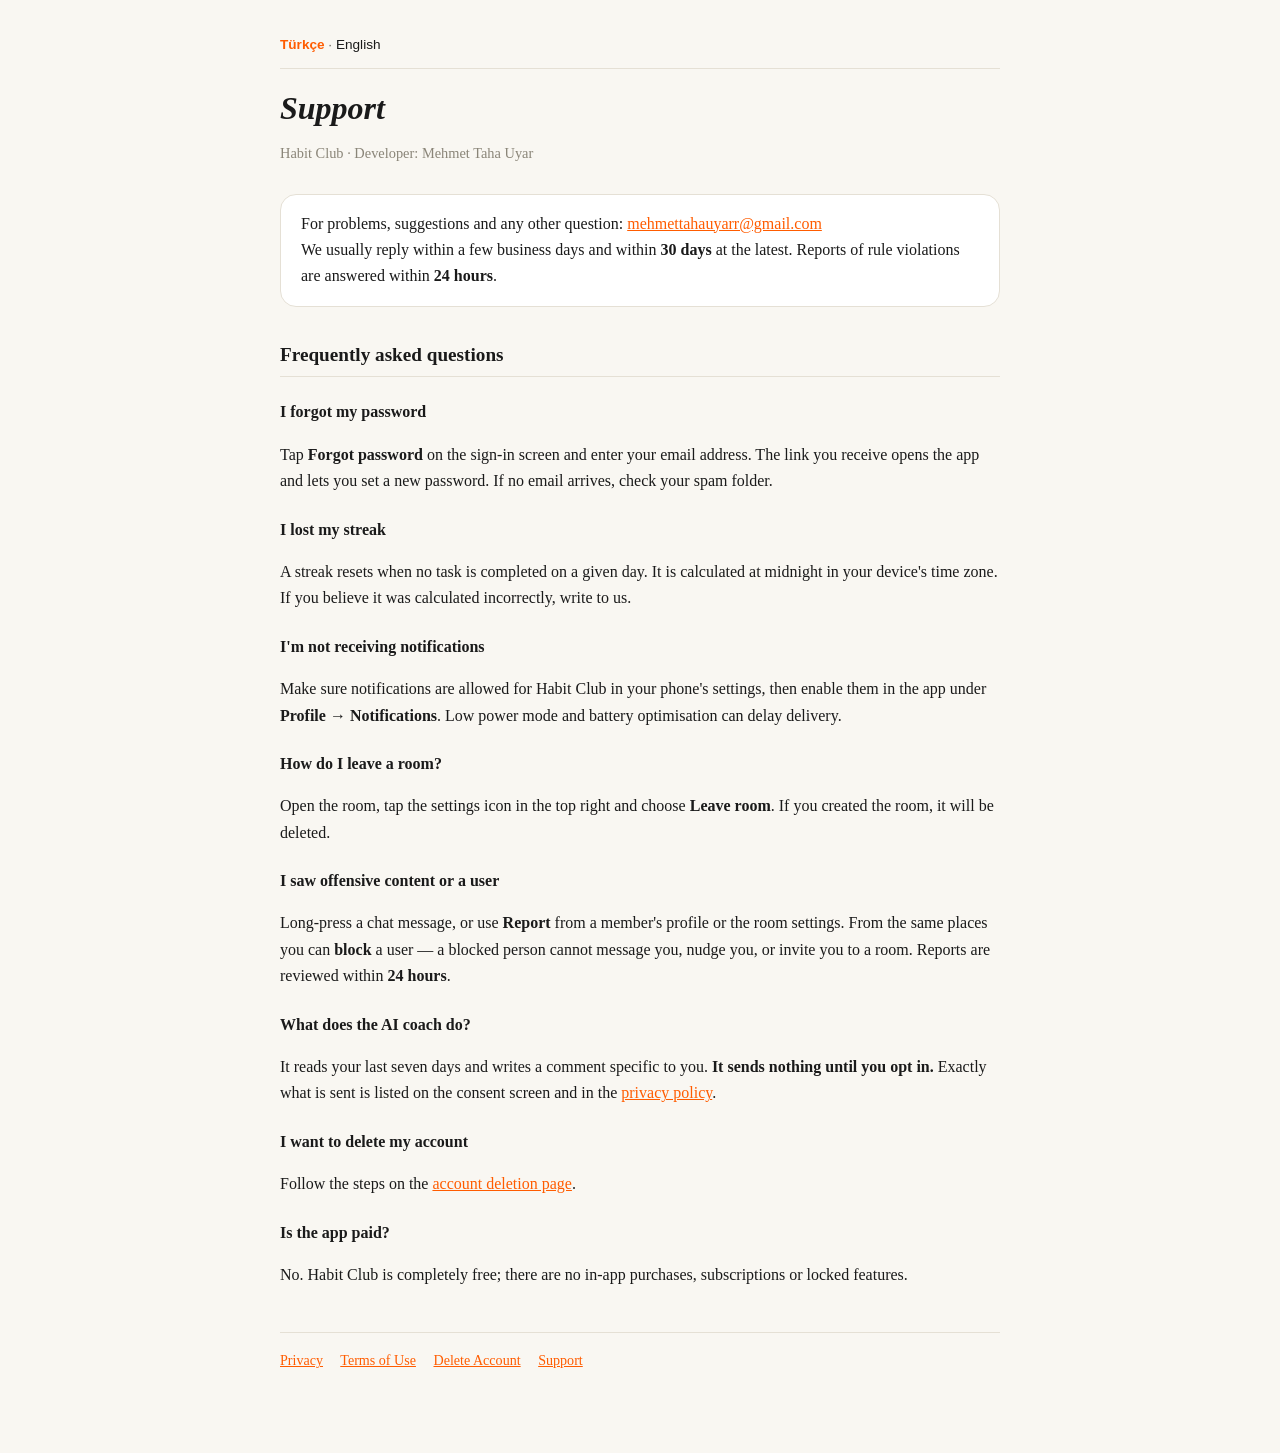
<file: support-en.html>
<!DOCTYPE html>
<html lang="en">
<head>
<meta charset="utf-8">
<meta name="viewport" content="width=device-width, initial-scale=1">
<title>Support — Habit Club</title>
<link rel="stylesheet" href="./legal.css">
</head>
<body>
<main>
  <p class="lang"><a href="./support.html">Türkçe</a> · <span class="on">English</span></p>

  <h1>Support</h1>
  <p class="updated">Habit Club · Developer: Mehmet Taha Uyar</p>

  <div class="card">
    <p style="margin:0">For problems, suggestions and any other question:
    <a href="mailto:mehmettahauyarr@gmail.com?subject=Habit%20Club%20Support">mehmettahauyarr@gmail.com</a><br>
    We usually reply within a few business days and within <strong>30 days</strong> at the latest.
    Reports of rule violations are answered within <strong>24 hours</strong>.</p>
  </div>

  <h2>Frequently asked questions</h2>

  <h3>I forgot my password</h3>
  <p>Tap <strong>Forgot password</strong> on the sign-in screen and enter your email address. The link you receive opens the app and lets you set a new password. If no email arrives, check your spam folder.</p>

  <h3>I lost my streak</h3>
  <p>A streak resets when no task is completed on a given day. It is calculated at midnight in your device's time zone. If you believe it was calculated incorrectly, write to us.</p>

  <h3>I'm not receiving notifications</h3>
  <p>Make sure notifications are allowed for Habit Club in your phone's settings, then enable them in the app under <strong>Profile → Notifications</strong>. Low power mode and battery optimisation can delay delivery.</p>

  <h3>How do I leave a room?</h3>
  <p>Open the room, tap the settings icon in the top right and choose <strong>Leave room</strong>. If you created the room, it will be deleted.</p>

  <h3>I saw offensive content or a user</h3>
  <p>Long-press a chat message, or use <strong>Report</strong> from a member's profile or the room settings. From the same places you can <strong>block</strong> a user — a blocked person cannot message you, nudge you, or invite you to a room. Reports are reviewed within <strong>24 hours</strong>.</p>

  <h3>What does the AI coach do?</h3>
  <p>It reads your last seven days and writes a comment specific to you. <strong>It sends nothing until you opt in.</strong> Exactly what is sent is listed on the consent screen and in the <a href="./privacy-en.html">privacy policy</a>.</p>

  <h3>I want to delete my account</h3>
  <p>Follow the steps on the <a href="./delete-account-en.html">account deletion page</a>.</p>

  <h3>Is the app paid?</h3>
  <p>No. Habit Club is completely free; there are no in-app purchases, subscriptions or locked features.</p>

  <footer>
    <a href="./privacy-en.html">Privacy</a>
    <a href="./terms-en.html">Terms of Use</a>
    <a href="./delete-account-en.html">Delete Account</a>
    <a href="./support-en.html">Support</a>
  </footer>
</main>
</body>
</html>
</file>
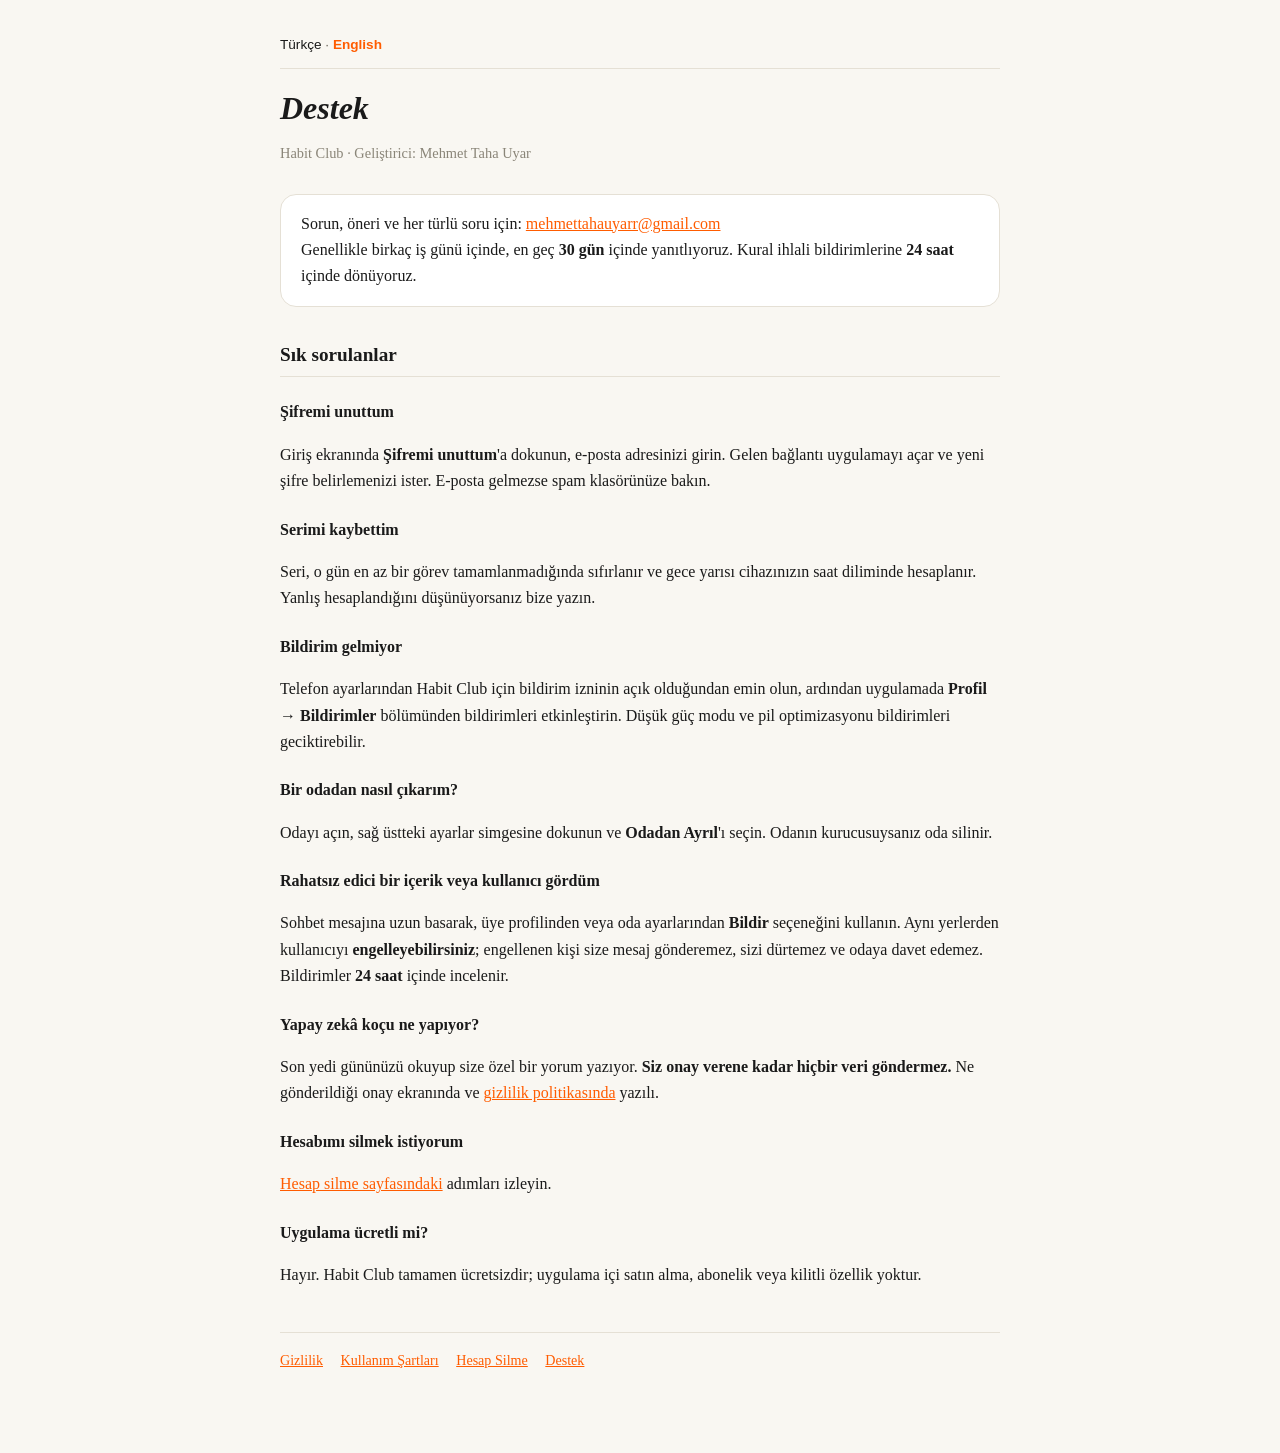
<file: support.html>
<!DOCTYPE html>
<html lang="tr">
<head>
<meta charset="utf-8">
<meta name="viewport" content="width=device-width, initial-scale=1">
<title>Destek — Habit Club</title>
<link rel="stylesheet" href="./legal.css">
</head>
<body>
<main>
  <p class="lang"><span class="on">Türkçe</span> · <a href="./support-en.html">English</a></p>

  <h1>Destek</h1>
  <p class="updated">Habit Club · Geliştirici: Mehmet Taha Uyar</p>

  <div class="card">
    <p style="margin:0">Sorun, öneri ve her türlü soru için:
    <a href="mailto:mehmettahauyarr@gmail.com?subject=Habit%20Club%20Destek">mehmettahauyarr@gmail.com</a><br>
    Genellikle birkaç iş günü içinde, en geç <strong>30 gün</strong> içinde yanıtlıyoruz.
    Kural ihlali bildirimlerine <strong>24 saat</strong> içinde dönüyoruz.</p>
  </div>

  <h2>Sık sorulanlar</h2>

  <h3>Şifremi unuttum</h3>
  <p>Giriş ekranında <strong>Şifremi unuttum</strong>'a dokunun, e-posta adresinizi girin. Gelen bağlantı uygulamayı açar ve yeni şifre belirlemenizi ister. E-posta gelmezse spam klasörünüze bakın.</p>

  <h3>Serimi kaybettim</h3>
  <p>Seri, o gün en az bir görev tamamlanmadığında sıfırlanır ve gece yarısı cihazınızın saat diliminde hesaplanır. Yanlış hesaplandığını düşünüyorsanız bize yazın.</p>

  <h3>Bildirim gelmiyor</h3>
  <p>Telefon ayarlarından Habit Club için bildirim izninin açık olduğundan emin olun, ardından uygulamada <strong>Profil → Bildirimler</strong> bölümünden bildirimleri etkinleştirin. Düşük güç modu ve pil optimizasyonu bildirimleri geciktirebilir.</p>

  <h3>Bir odadan nasıl çıkarım?</h3>
  <p>Odayı açın, sağ üstteki ayarlar simgesine dokunun ve <strong>Odadan Ayrıl</strong>'ı seçin. Odanın kurucusuysanız oda silinir.</p>

  <h3>Rahatsız edici bir içerik veya kullanıcı gördüm</h3>
  <p>Sohbet mesajına uzun basarak, üye profilinden veya oda ayarlarından <strong>Bildir</strong> seçeneğini kullanın. Aynı yerlerden kullanıcıyı <strong>engelleyebilirsiniz</strong>; engellenen kişi size mesaj gönderemez, sizi dürtemez ve odaya davet edemez. Bildirimler <strong>24 saat</strong> içinde incelenir.</p>

  <h3>Yapay zekâ koçu ne yapıyor?</h3>
  <p>Son yedi gününüzü okuyup size özel bir yorum yazıyor. <strong>Siz onay verene kadar hiçbir veri göndermez.</strong> Ne gönderildiği onay ekranında ve <a href="./privacy.html">gizlilik politikasında</a> yazılı.</p>

  <h3>Hesabımı silmek istiyorum</h3>
  <p><a href="./delete-account.html">Hesap silme sayfasındaki</a> adımları izleyin.</p>

  <h3>Uygulama ücretli mi?</h3>
  <p>Hayır. Habit Club tamamen ücretsizdir; uygulama içi satın alma, abonelik veya kilitli özellik yoktur.</p>

  <footer>
    <a href="./privacy.html">Gizlilik</a>
    <a href="./terms.html">Kullanım Şartları</a>
    <a href="./delete-account.html">Hesap Silme</a>
    <a href="./support.html">Destek</a>
  </footer>
</main>
</body>
</html>
</file>
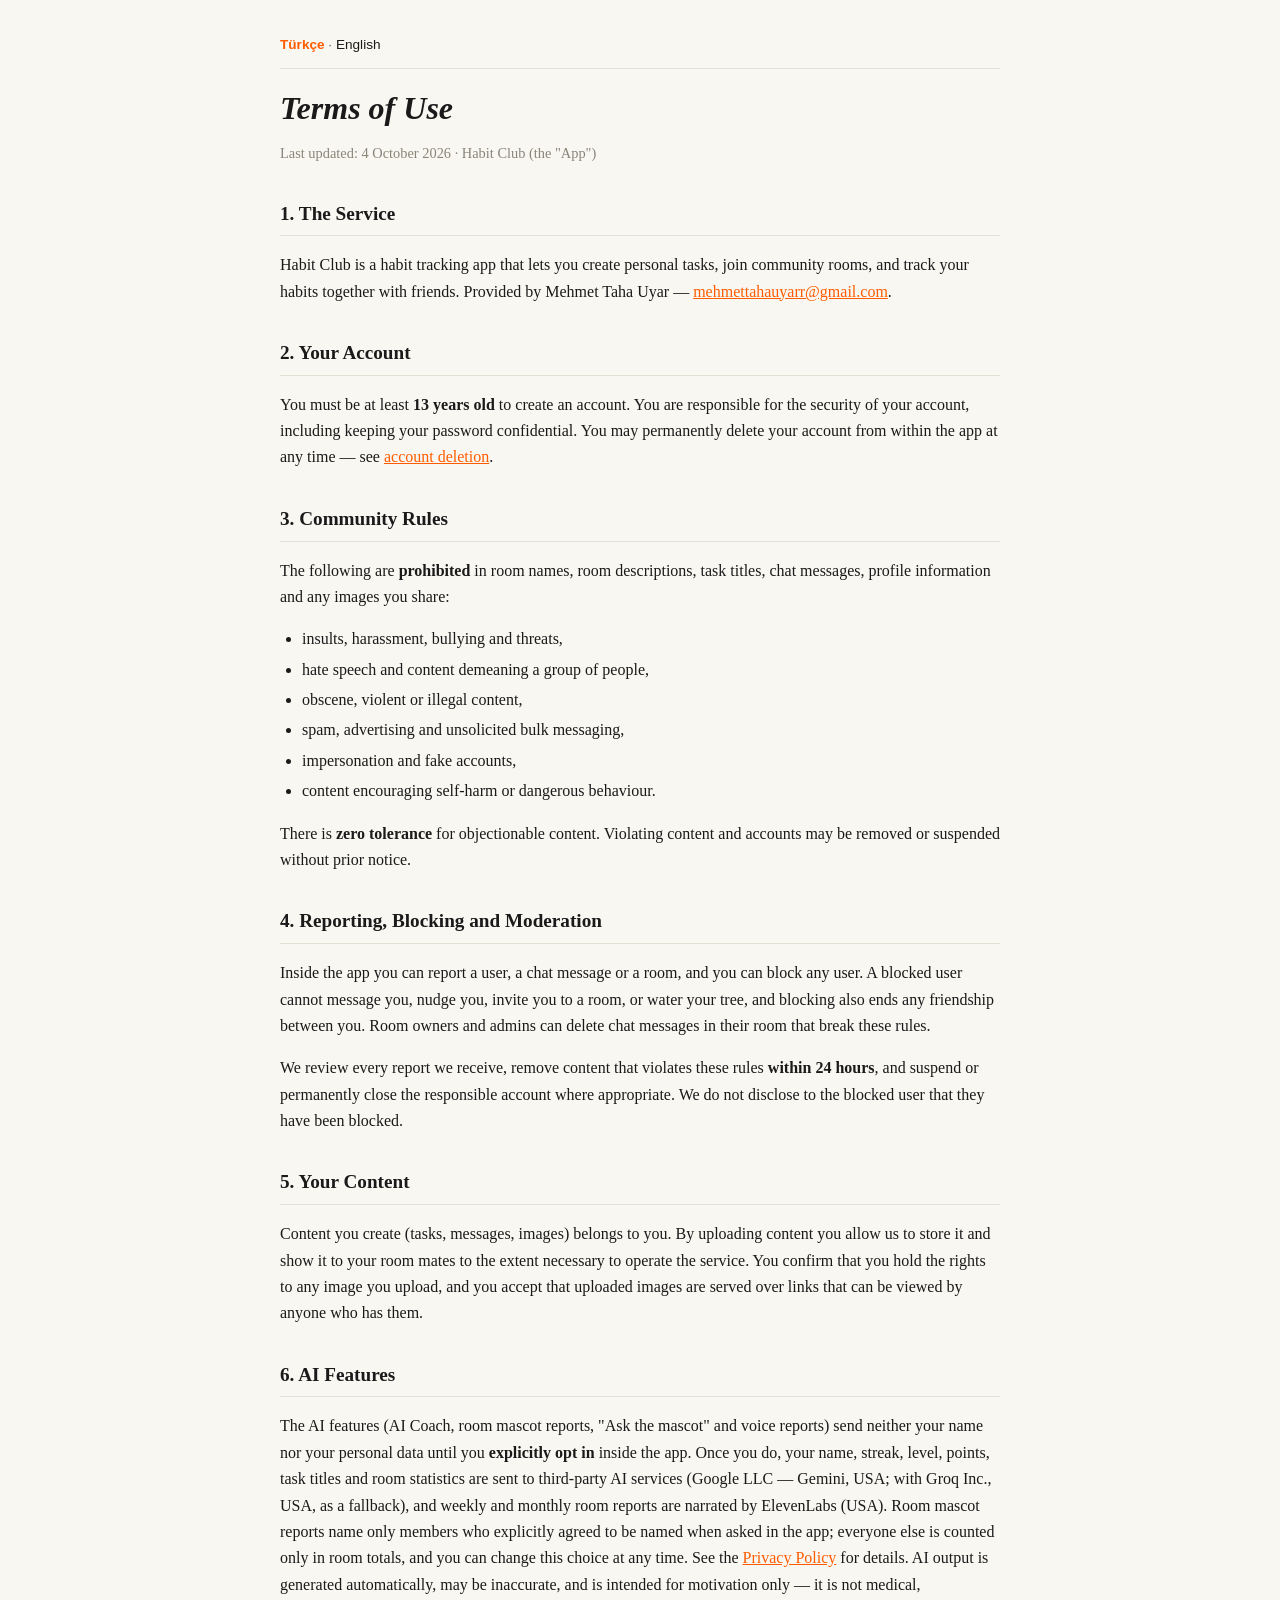
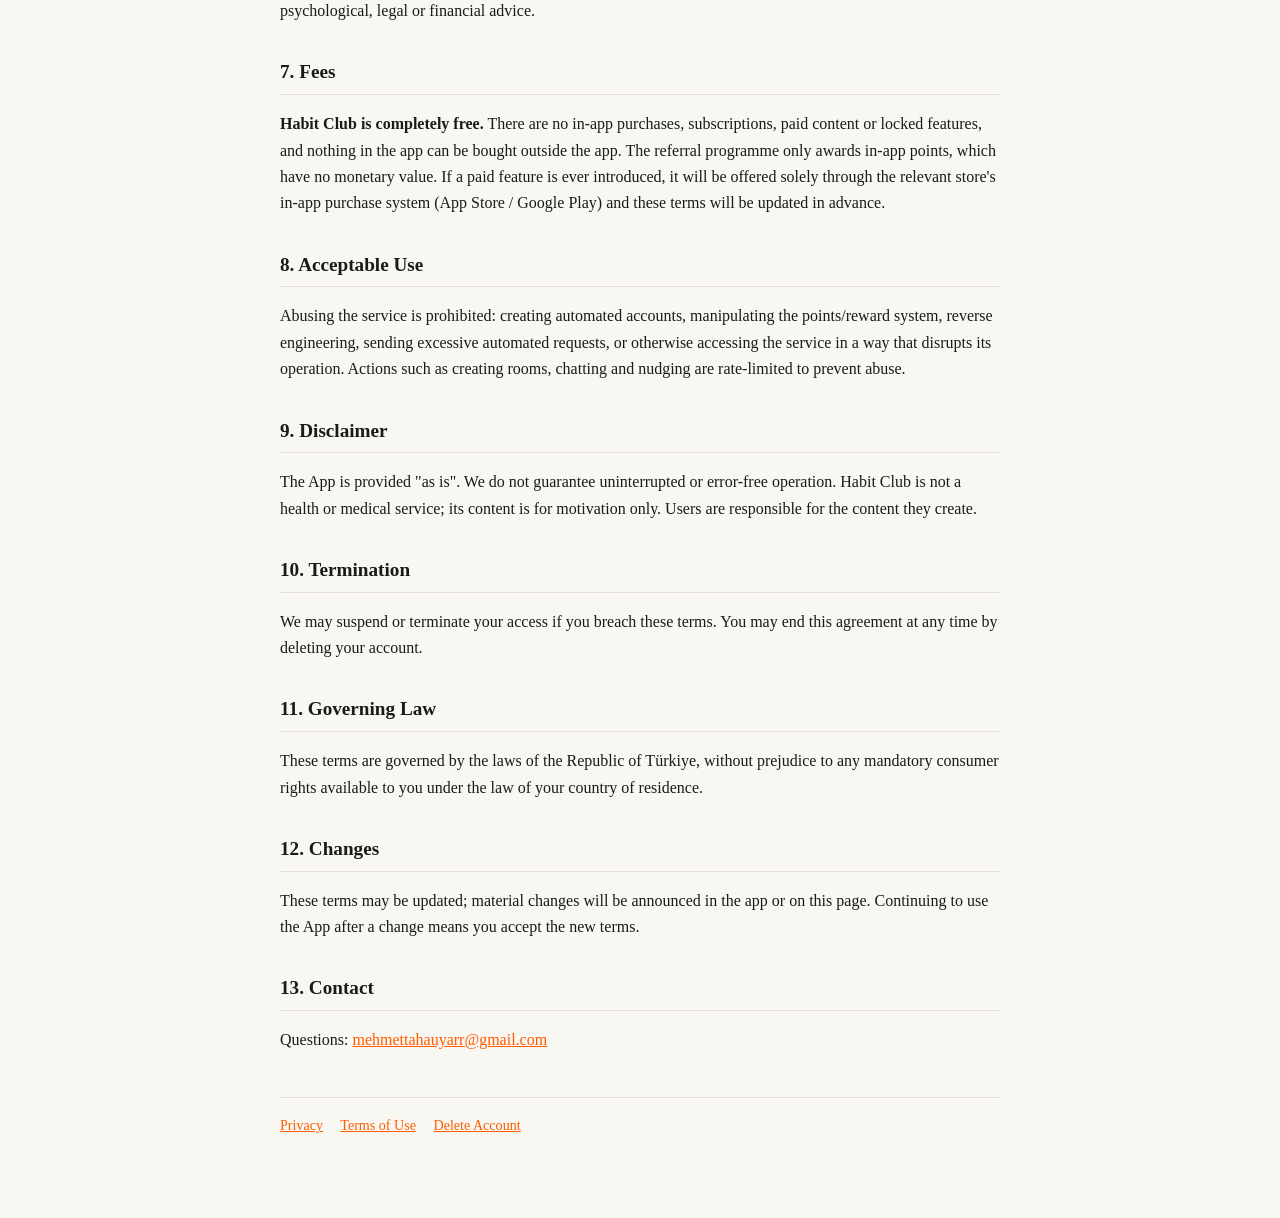
<file: terms-en.html>
<!DOCTYPE html>
<html lang="en">
<head>
<meta charset="utf-8">
<meta name="viewport" content="width=device-width, initial-scale=1">
<title>Terms of Use — Habit Club</title>
<link rel="stylesheet" href="./legal.css">
</head>
<body>
<main>
  <p class="lang"><a href="./terms.html">Türkçe</a> · <span class="on">English</span></p>

  <h1>Terms of Use</h1>
  <p class="updated">Last updated: 4 October 2026 · Habit Club (the "App")</p>

  <h2>1. The Service</h2>
  <p>Habit Club is a habit tracking app that lets you create personal tasks, join community rooms, and track your habits together with friends. Provided by Mehmet Taha Uyar — <a href="mailto:mehmettahauyarr@gmail.com">mehmettahauyarr@gmail.com</a>.</p>

  <h2>2. Your Account</h2>
  <p>You must be at least <strong>13 years old</strong> to create an account. You are responsible for the security of your account, including keeping your password confidential. You may permanently delete your account from within the app at any time — see <a href="./delete-account-en.html">account deletion</a>.</p>

  <h2>3. Community Rules</h2>
  <p>The following are <strong>prohibited</strong> in room names, room descriptions, task titles, chat messages, profile information and any images you share:</p>
  <ul>
    <li>insults, harassment, bullying and threats,</li>
    <li>hate speech and content demeaning a group of people,</li>
    <li>obscene, violent or illegal content,</li>
    <li>spam, advertising and unsolicited bulk messaging,</li>
    <li>impersonation and fake accounts,</li>
    <li>content encouraging self-harm or dangerous behaviour.</li>
  </ul>
  <p>There is <strong>zero tolerance</strong> for objectionable content. Violating content and accounts may be removed or suspended without prior notice.</p>

  <h2>4. Reporting, Blocking and Moderation</h2>
  <p>Inside the app you can report a user, a chat message or a room, and you can block any user. A blocked user cannot message you, nudge you, invite you to a room, or water your tree, and blocking also ends any friendship between you. Room owners and admins can delete chat messages in their room that break these rules.</p>
  <p>We review every report we receive, remove content that violates these rules <strong>within 24 hours</strong>, and suspend or permanently close the responsible account where appropriate. We do not disclose to the blocked user that they have been blocked.</p>

  <h2>5. Your Content</h2>
  <p>Content you create (tasks, messages, images) belongs to you. By uploading content you allow us to store it and show it to your room mates to the extent necessary to operate the service. You confirm that you hold the rights to any image you upload, and you accept that uploaded images are served over links that can be viewed by anyone who has them.</p>

  <h2>6. AI Features</h2>
  <p>The AI features (AI Coach, room mascot reports, "Ask the mascot" and voice reports) send neither your name nor your personal data until you <strong>explicitly opt in</strong> inside the app. Once you do, your name, streak, level, points, task titles and room statistics are sent to third-party AI services (Google LLC — Gemini, USA; with Groq Inc., USA, as a fallback), and weekly and monthly room reports are narrated by ElevenLabs (USA). Room mascot reports name only members who explicitly agreed to be named when asked in the app; everyone else is counted only in room totals, and you can change this choice at any time. See the <a href="./privacy-en.html">Privacy Policy</a> for details. AI output is generated automatically, may be inaccurate, and is intended for motivation only — it is not medical, psychological, legal or financial advice.</p>

  <h2>7. Fees</h2>
  <p><strong>Habit Club is completely free.</strong> There are no in-app purchases, subscriptions, paid content or locked features, and nothing in the app can be bought outside the app. The referral programme only awards in-app points, which have no monetary value. If a paid feature is ever introduced, it will be offered solely through the relevant store's in-app purchase system (App Store / Google Play) and these terms will be updated in advance.</p>

  <h2>8. Acceptable Use</h2>
  <p>Abusing the service is prohibited: creating automated accounts, manipulating the points/reward system, reverse engineering, sending excessive automated requests, or otherwise accessing the service in a way that disrupts its operation. Actions such as creating rooms, chatting and nudging are rate-limited to prevent abuse.</p>

  <h2>9. Disclaimer</h2>
  <p>The App is provided "as is". We do not guarantee uninterrupted or error-free operation. Habit Club is not a health or medical service; its content is for motivation only. Users are responsible for the content they create.</p>

  <h2>10. Termination</h2>
  <p>We may suspend or terminate your access if you breach these terms. You may end this agreement at any time by deleting your account.</p>

  <h2>11. Governing Law</h2>
  <p>These terms are governed by the laws of the Republic of Türkiye, without prejudice to any mandatory consumer rights available to you under the law of your country of residence.</p>

  <h2>12. Changes</h2>
  <p>These terms may be updated; material changes will be announced in the app or on this page. Continuing to use the App after a change means you accept the new terms.</p>

  <h2>13. Contact</h2>
  <p>Questions: <a href="mailto:mehmettahauyarr@gmail.com">mehmettahauyarr@gmail.com</a></p>

  <footer>
    <a href="./privacy-en.html">Privacy</a>
    <a href="./terms-en.html">Terms of Use</a>
    <a href="./delete-account-en.html">Delete Account</a>
  </footer>
</main>
</body>
</html>
</file>
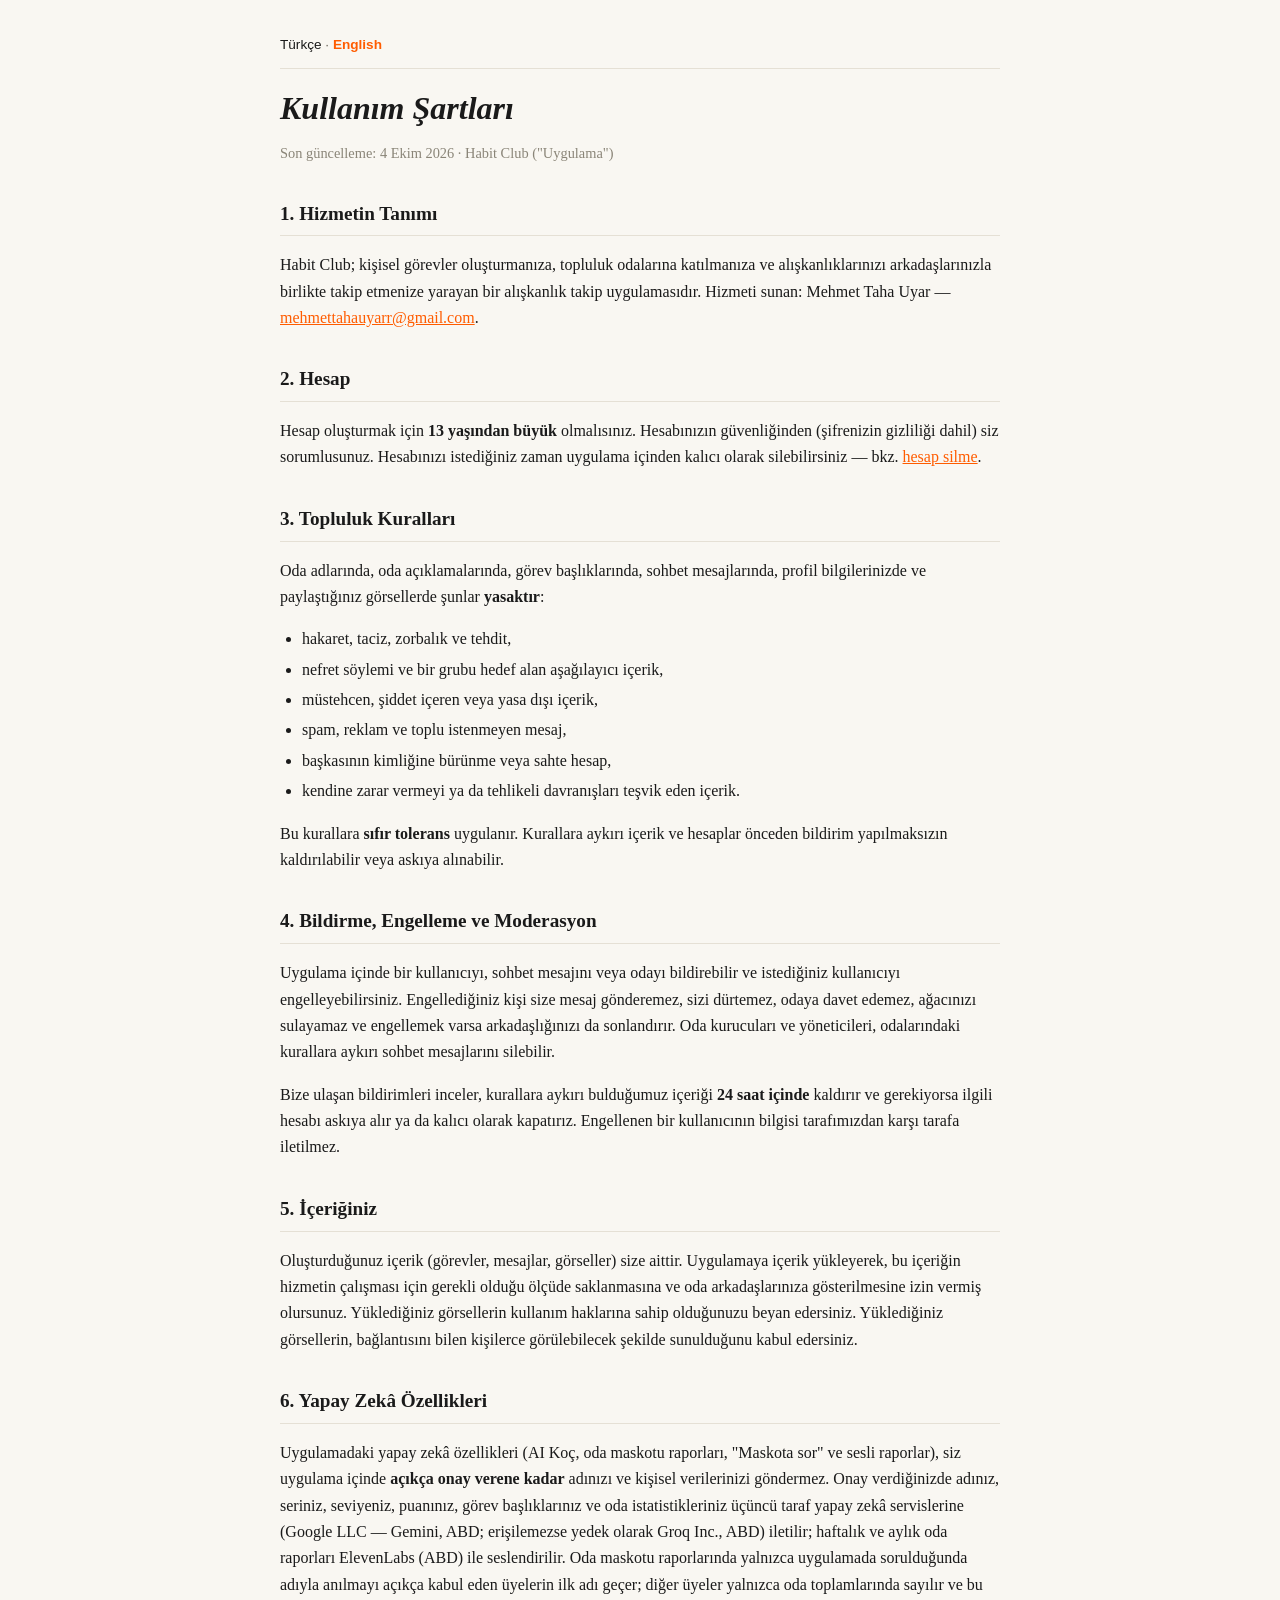
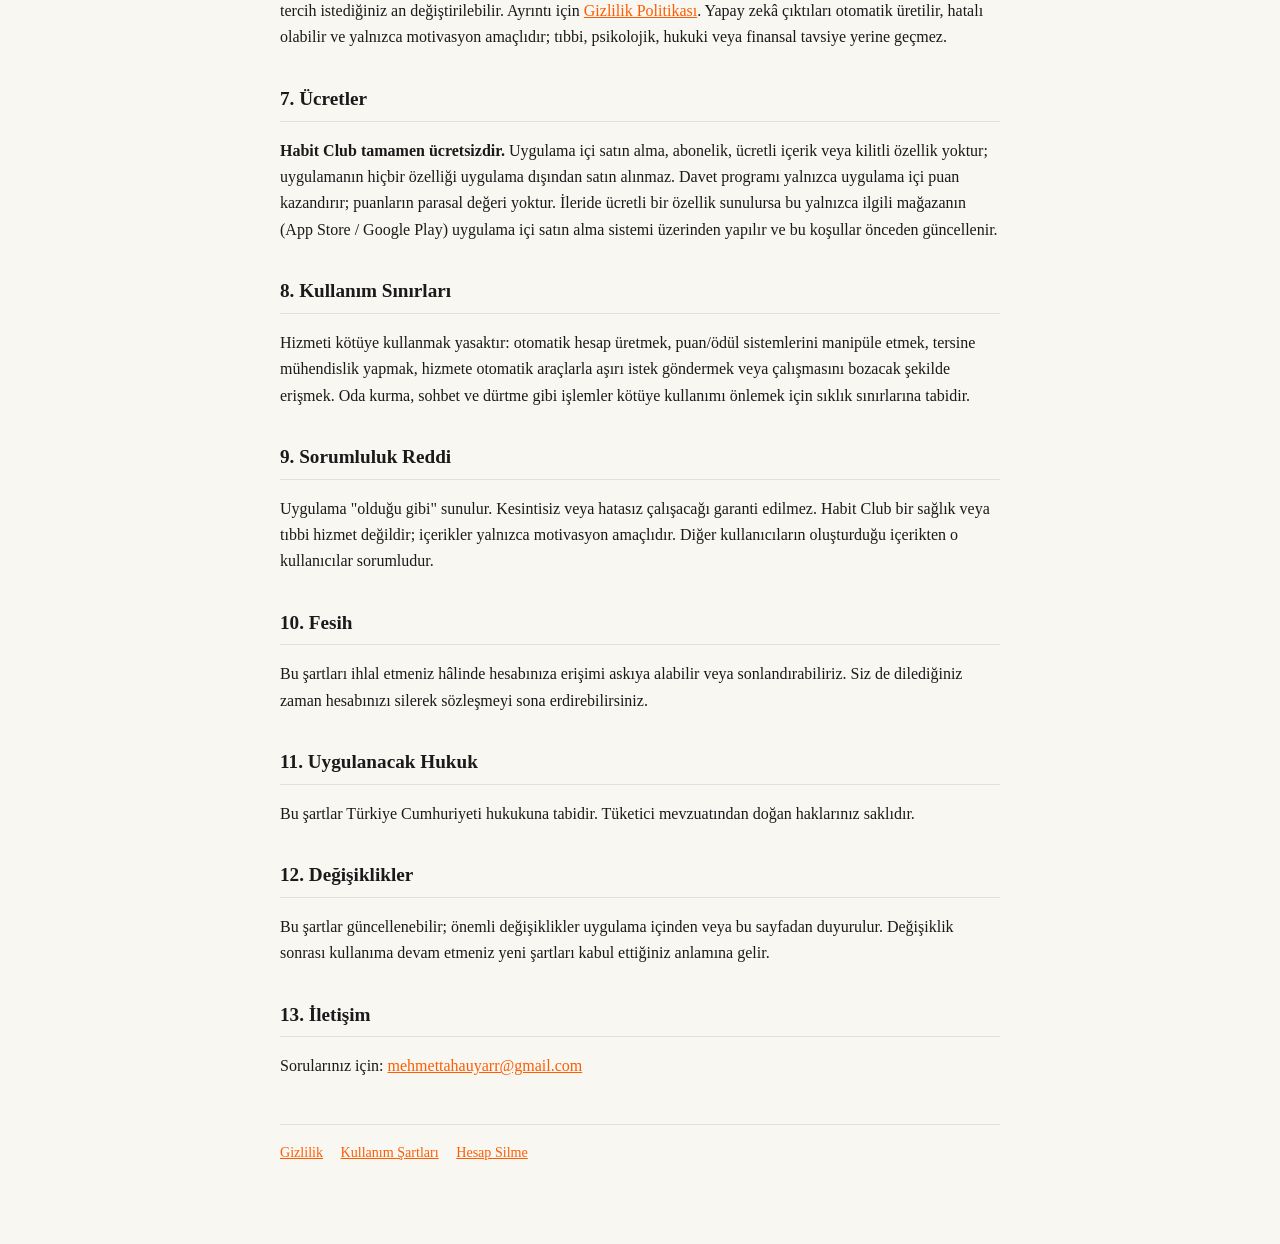
<file: terms.html>
<!DOCTYPE html>
<html lang="tr">
<head>
<meta charset="utf-8">
<meta name="viewport" content="width=device-width, initial-scale=1">
<title>Kullanım Şartları — Habit Club</title>
<link rel="stylesheet" href="./legal.css">
</head>
<body>
<main>
  <p class="lang"><span class="on">Türkçe</span> · <a href="./terms-en.html">English</a></p>

  <h1>Kullanım Şartları</h1>
  <p class="updated">Son güncelleme: 4 Ekim 2026 · Habit Club ("Uygulama")</p>

  <h2>1. Hizmetin Tanımı</h2>
  <p>Habit Club; kişisel görevler oluşturmanıza, topluluk odalarına katılmanıza ve alışkanlıklarınızı arkadaşlarınızla birlikte takip etmenize yarayan bir alışkanlık takip uygulamasıdır. Hizmeti sunan: Mehmet Taha Uyar — <a href="mailto:mehmettahauyarr@gmail.com">mehmettahauyarr@gmail.com</a>.</p>

  <h2>2. Hesap</h2>
  <p>Hesap oluşturmak için <strong>13 yaşından büyük</strong> olmalısınız. Hesabınızın güvenliğinden (şifrenizin gizliliği dahil) siz sorumlusunuz. Hesabınızı istediğiniz zaman uygulama içinden kalıcı olarak silebilirsiniz — bkz. <a href="./delete-account.html">hesap silme</a>.</p>

  <h2>3. Topluluk Kuralları</h2>
  <p>Oda adlarında, oda açıklamalarında, görev başlıklarında, sohbet mesajlarında, profil bilgilerinizde ve paylaştığınız görsellerde şunlar <strong>yasaktır</strong>:</p>
  <ul>
    <li>hakaret, taciz, zorbalık ve tehdit,</li>
    <li>nefret söylemi ve bir grubu hedef alan aşağılayıcı içerik,</li>
    <li>müstehcen, şiddet içeren veya yasa dışı içerik,</li>
    <li>spam, reklam ve toplu istenmeyen mesaj,</li>
    <li>başkasının kimliğine bürünme veya sahte hesap,</li>
    <li>kendine zarar vermeyi ya da tehlikeli davranışları teşvik eden içerik.</li>
  </ul>
  <p>Bu kurallara <strong>sıfır tolerans</strong> uygulanır. Kurallara aykırı içerik ve hesaplar önceden bildirim yapılmaksızın kaldırılabilir veya askıya alınabilir.</p>

  <h2>4. Bildirme, Engelleme ve Moderasyon</h2>
  <p>Uygulama içinde bir kullanıcıyı, sohbet mesajını veya odayı bildirebilir ve istediğiniz kullanıcıyı engelleyebilirsiniz. Engellediğiniz kişi size mesaj gönderemez, sizi dürtemez, odaya davet edemez, ağacınızı sulayamaz ve engellemek varsa arkadaşlığınızı da sonlandırır. Oda kurucuları ve yöneticileri, odalarındaki kurallara aykırı sohbet mesajlarını silebilir.</p>
  <p>Bize ulaşan bildirimleri inceler, kurallara aykırı bulduğumuz içeriği <strong>24 saat içinde</strong> kaldırır ve gerekiyorsa ilgili hesabı askıya alır ya da kalıcı olarak kapatırız. Engellenen bir kullanıcının bilgisi tarafımızdan karşı tarafa iletilmez.</p>

  <h2>5. İçeriğiniz</h2>
  <p>Oluşturduğunuz içerik (görevler, mesajlar, görseller) size aittir. Uygulamaya içerik yükleyerek, bu içeriğin hizmetin çalışması için gerekli olduğu ölçüde saklanmasına ve oda arkadaşlarınıza gösterilmesine izin vermiş olursunuz. Yüklediğiniz görsellerin kullanım haklarına sahip olduğunuzu beyan edersiniz. Yüklediğiniz görsellerin, bağlantısını bilen kişilerce görülebilecek şekilde sunulduğunu kabul edersiniz.</p>

  <h2>6. Yapay Zekâ Özellikleri</h2>
  <p>Uygulamadaki yapay zekâ özellikleri (AI Koç, oda maskotu raporları, "Maskota sor" ve sesli raporlar), siz uygulama içinde <strong>açıkça onay verene kadar</strong> adınızı ve kişisel verilerinizi göndermez. Onay verdiğinizde adınız, seriniz, seviyeniz, puanınız, görev başlıklarınız ve oda istatistikleriniz üçüncü taraf yapay zekâ servislerine (Google LLC — Gemini, ABD; erişilemezse yedek olarak Groq Inc., ABD) iletilir; haftalık ve aylık oda raporları ElevenLabs (ABD) ile seslendirilir. Oda maskotu raporlarında yalnızca uygulamada sorulduğunda adıyla anılmayı açıkça kabul eden üyelerin ilk adı geçer; diğer üyeler yalnızca oda toplamlarında sayılır ve bu tercih istediğiniz an değiştirilebilir. Ayrıntı için <a href="./privacy.html">Gizlilik Politikası</a>. Yapay zekâ çıktıları otomatik üretilir, hatalı olabilir ve yalnızca motivasyon amaçlıdır; tıbbi, psikolojik, hukuki veya finansal tavsiye yerine geçmez.</p>

  <h2>7. Ücretler</h2>
  <p><strong>Habit Club tamamen ücretsizdir.</strong> Uygulama içi satın alma, abonelik, ücretli içerik veya kilitli özellik yoktur; uygulamanın hiçbir özelliği uygulama dışından satın alınmaz. Davet programı yalnızca uygulama içi puan kazandırır; puanların parasal değeri yoktur. İleride ücretli bir özellik sunulursa bu yalnızca ilgili mağazanın (App Store / Google Play) uygulama içi satın alma sistemi üzerinden yapılır ve bu koşullar önceden güncellenir.</p>

  <h2>8. Kullanım Sınırları</h2>
  <p>Hizmeti kötüye kullanmak yasaktır: otomatik hesap üretmek, puan/ödül sistemlerini manipüle etmek, tersine mühendislik yapmak, hizmete otomatik araçlarla aşırı istek göndermek veya çalışmasını bozacak şekilde erişmek. Oda kurma, sohbet ve dürtme gibi işlemler kötüye kullanımı önlemek için sıklık sınırlarına tabidir.</p>

  <h2>9. Sorumluluk Reddi</h2>
  <p>Uygulama "olduğu gibi" sunulur. Kesintisiz veya hatasız çalışacağı garanti edilmez. Habit Club bir sağlık veya tıbbi hizmet değildir; içerikler yalnızca motivasyon amaçlıdır. Diğer kullanıcıların oluşturduğu içerikten o kullanıcılar sorumludur.</p>

  <h2>10. Fesih</h2>
  <p>Bu şartları ihlal etmeniz hâlinde hesabınıza erişimi askıya alabilir veya sonlandırabiliriz. Siz de dilediğiniz zaman hesabınızı silerek sözleşmeyi sona erdirebilirsiniz.</p>

  <h2>11. Uygulanacak Hukuk</h2>
  <p>Bu şartlar Türkiye Cumhuriyeti hukukuna tabidir. Tüketici mevzuatından doğan haklarınız saklıdır.</p>

  <h2>12. Değişiklikler</h2>
  <p>Bu şartlar güncellenebilir; önemli değişiklikler uygulama içinden veya bu sayfadan duyurulur. Değişiklik sonrası kullanıma devam etmeniz yeni şartları kabul ettiğiniz anlamına gelir.</p>

  <h2>13. İletişim</h2>
  <p>Sorularınız için: <a href="mailto:mehmettahauyarr@gmail.com">mehmettahauyarr@gmail.com</a></p>

  <footer>
    <a href="./privacy.html">Gizlilik</a>
    <a href="./terms.html">Kullanım Şartları</a>
    <a href="./delete-account.html">Hesap Silme</a>
  </footer>
</main>
</body>
</html>
</file>
<file: legal.css>
/* Habit Club — yasal sayfalar ortak stili.
   Kaynak: habit-group/docs/  ·  Canlı: joinhabitclub.com */

:root {
  --bg: #F9F7F2;
  --card: #ffffff;
  --ink: #1A1A1A;
  --muted: #6b665c;
  --line: #e5e0d5;
  --accent: #FF5C00;
}

* { box-sizing: border-box; }

body {
  font-family: Georgia, 'Times New Roman', serif;
  background: var(--bg);
  color: var(--ink);
  margin: 0;
  padding: 20px 20px 80px;
  line-height: 1.65;
  -webkit-text-size-adjust: 100%;
}

main { max-width: 720px; margin: 0 auto; }

h1 { font-style: italic; font-size: 2rem; margin: 20px 0 4px; line-height: 1.2; }
h2 { font-size: 1.2rem; margin-top: 32px; border-bottom: 1px solid var(--line); padding-bottom: 6px; }
h3 { font-size: 1rem; margin: 22px 0 6px; }

.updated { color: #8a8578; font-size: .9rem; margin-bottom: 28px; }
a { color: var(--accent); }
ul { padding-left: 22px; }
li { margin: 4px 0; }

.card {
  background: var(--card);
  border: 1px solid var(--line);
  border-radius: 16px;
  padding: 16px 20px;
  margin: 16px 0;
}

.card.warn { border-color: var(--accent); background: #fff7f2; }

/* Dil değiştirici */
.lang {
  font-family: -apple-system, BlinkMacSystemFont, 'Segoe UI', Roboto, sans-serif;
  font-size: .85rem;
  color: var(--muted);
  border-bottom: 1px solid var(--line);
  padding-bottom: 12px;
}
.lang a { text-decoration: none; font-weight: 600; }
.lang .on { color: var(--ink); text-decoration: none; }

/* Sağlayıcı tablosu */
table { width: 100%; border-collapse: collapse; margin: 16px 0; font-size: .95rem; }
th, td { text-align: left; padding: 9px 10px; border-bottom: 1px solid var(--line); vertical-align: top; }
th { font-size: .8rem; letter-spacing: .04em; text-transform: uppercase; color: var(--muted); }
.wrap { overflow-x: auto; }

/* Adım listesi (hesap silme) */
ol.steps { padding-left: 22px; }
ol.steps li { margin: 8px 0; }

footer {
  margin-top: 44px;
  padding-top: 16px;
  border-top: 1px solid var(--line);
  font-size: .88rem;
  color: var(--muted);
}
footer a { margin-right: 14px; }

@media (prefers-color-scheme: dark) {
  :root {
    --bg: #131316;
    --card: #1c1c20;
    --ink: #F2F0EA;
    --muted: #9d978c;
    --line: #33333b;
    --accent: #FF8A4C;
  }
  .card.warn { background: #241a13; }
}
</file>
